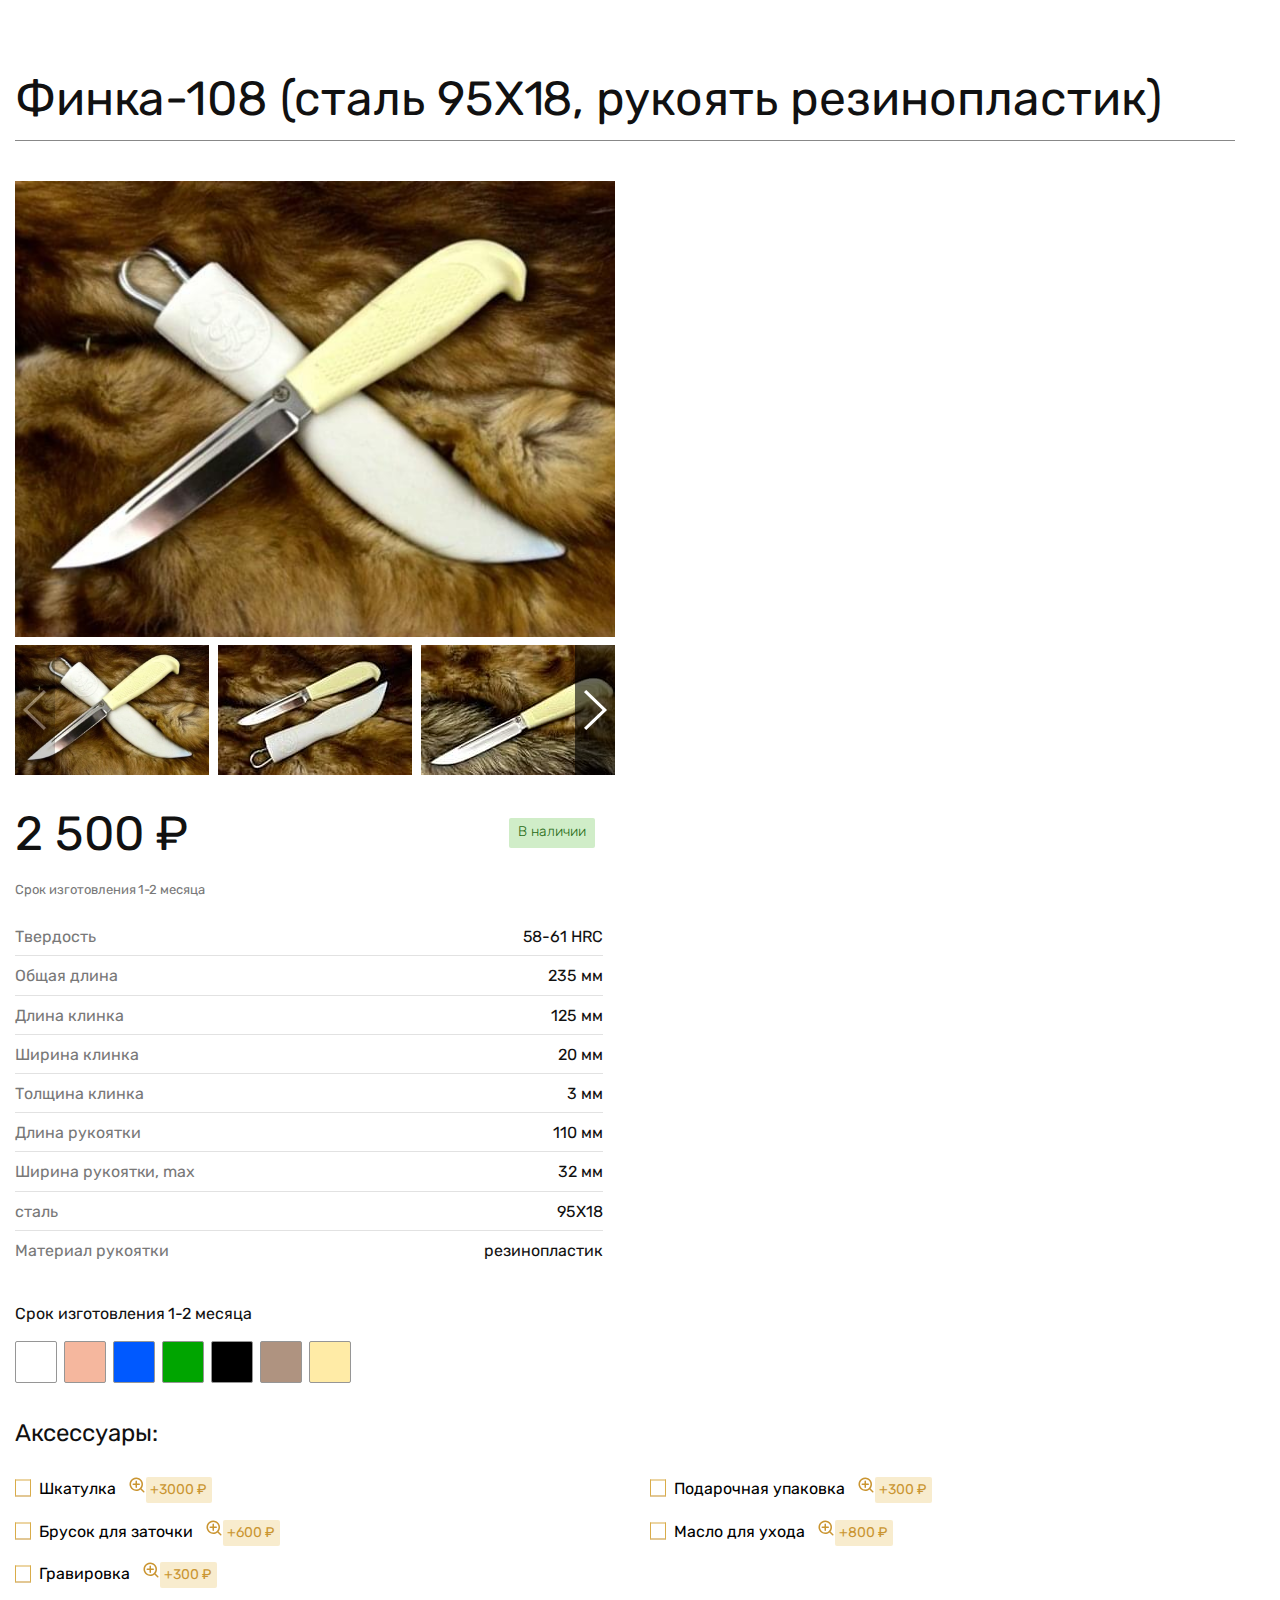
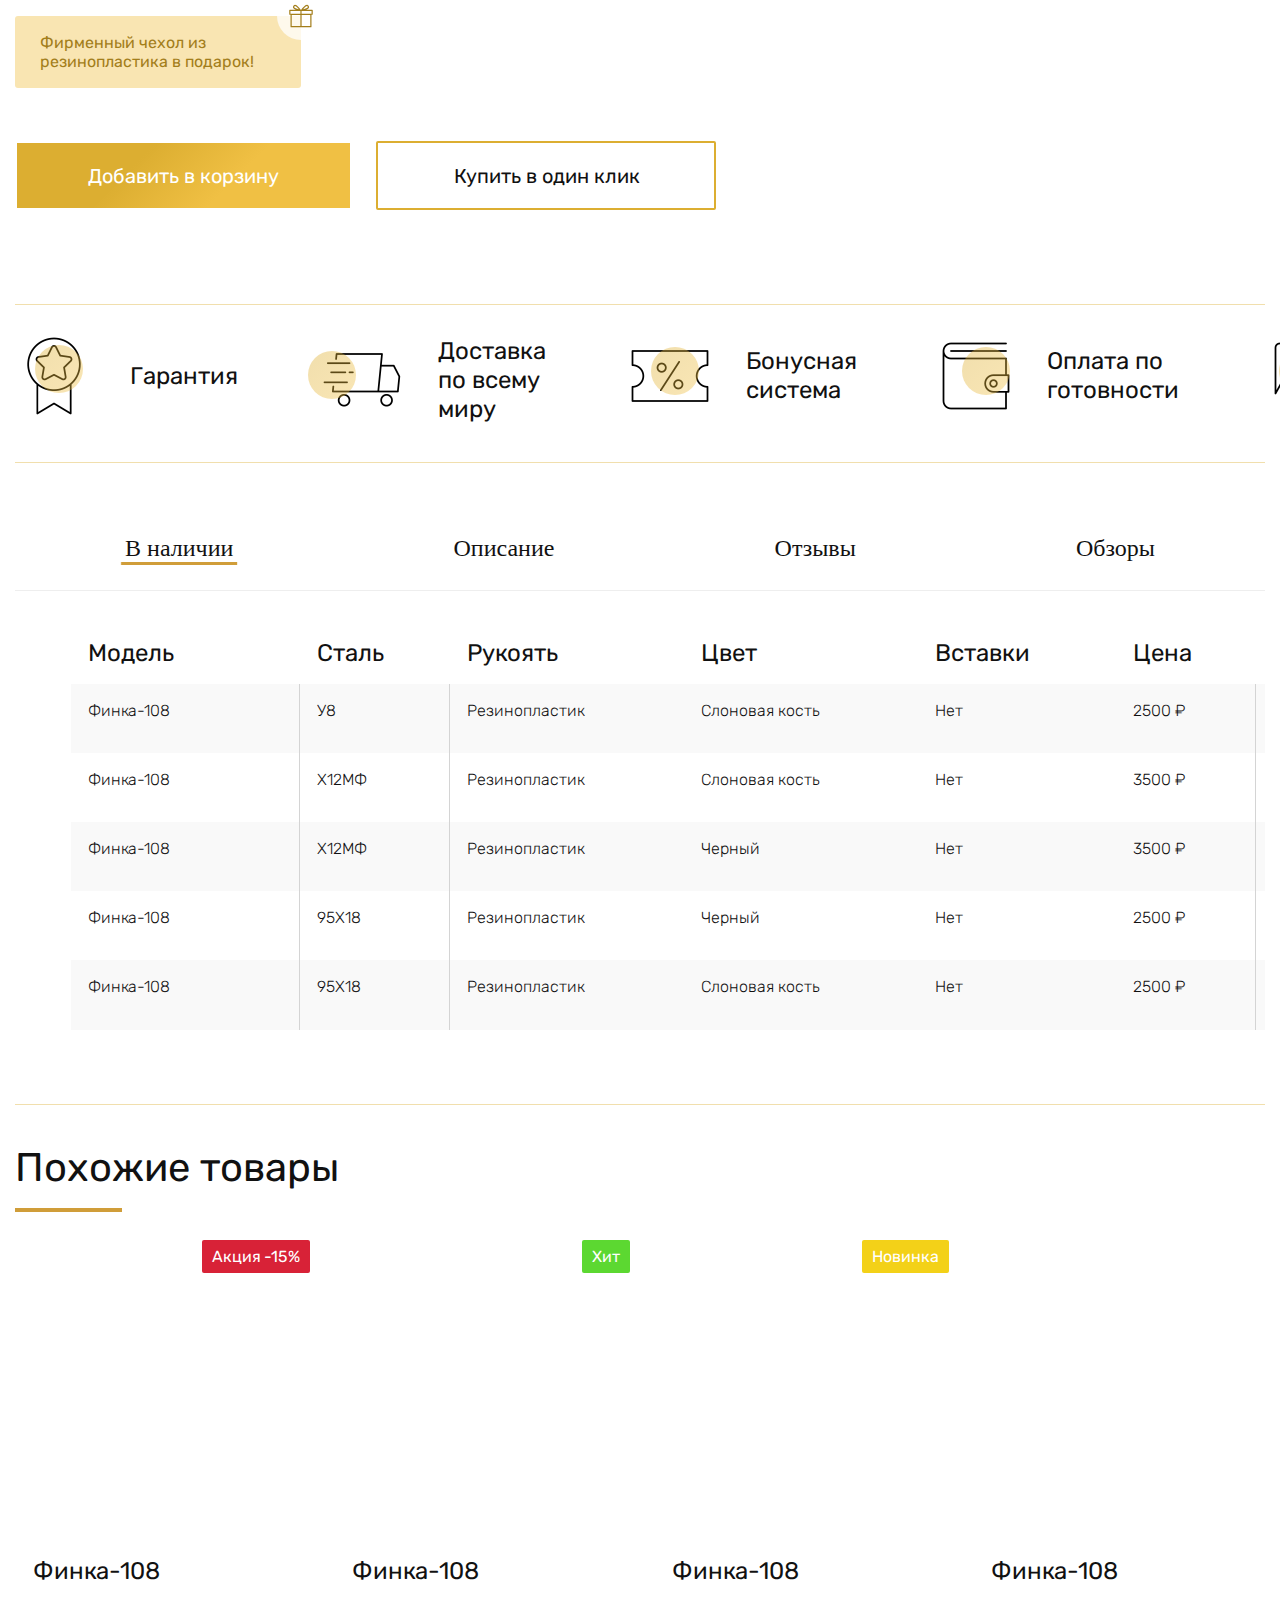
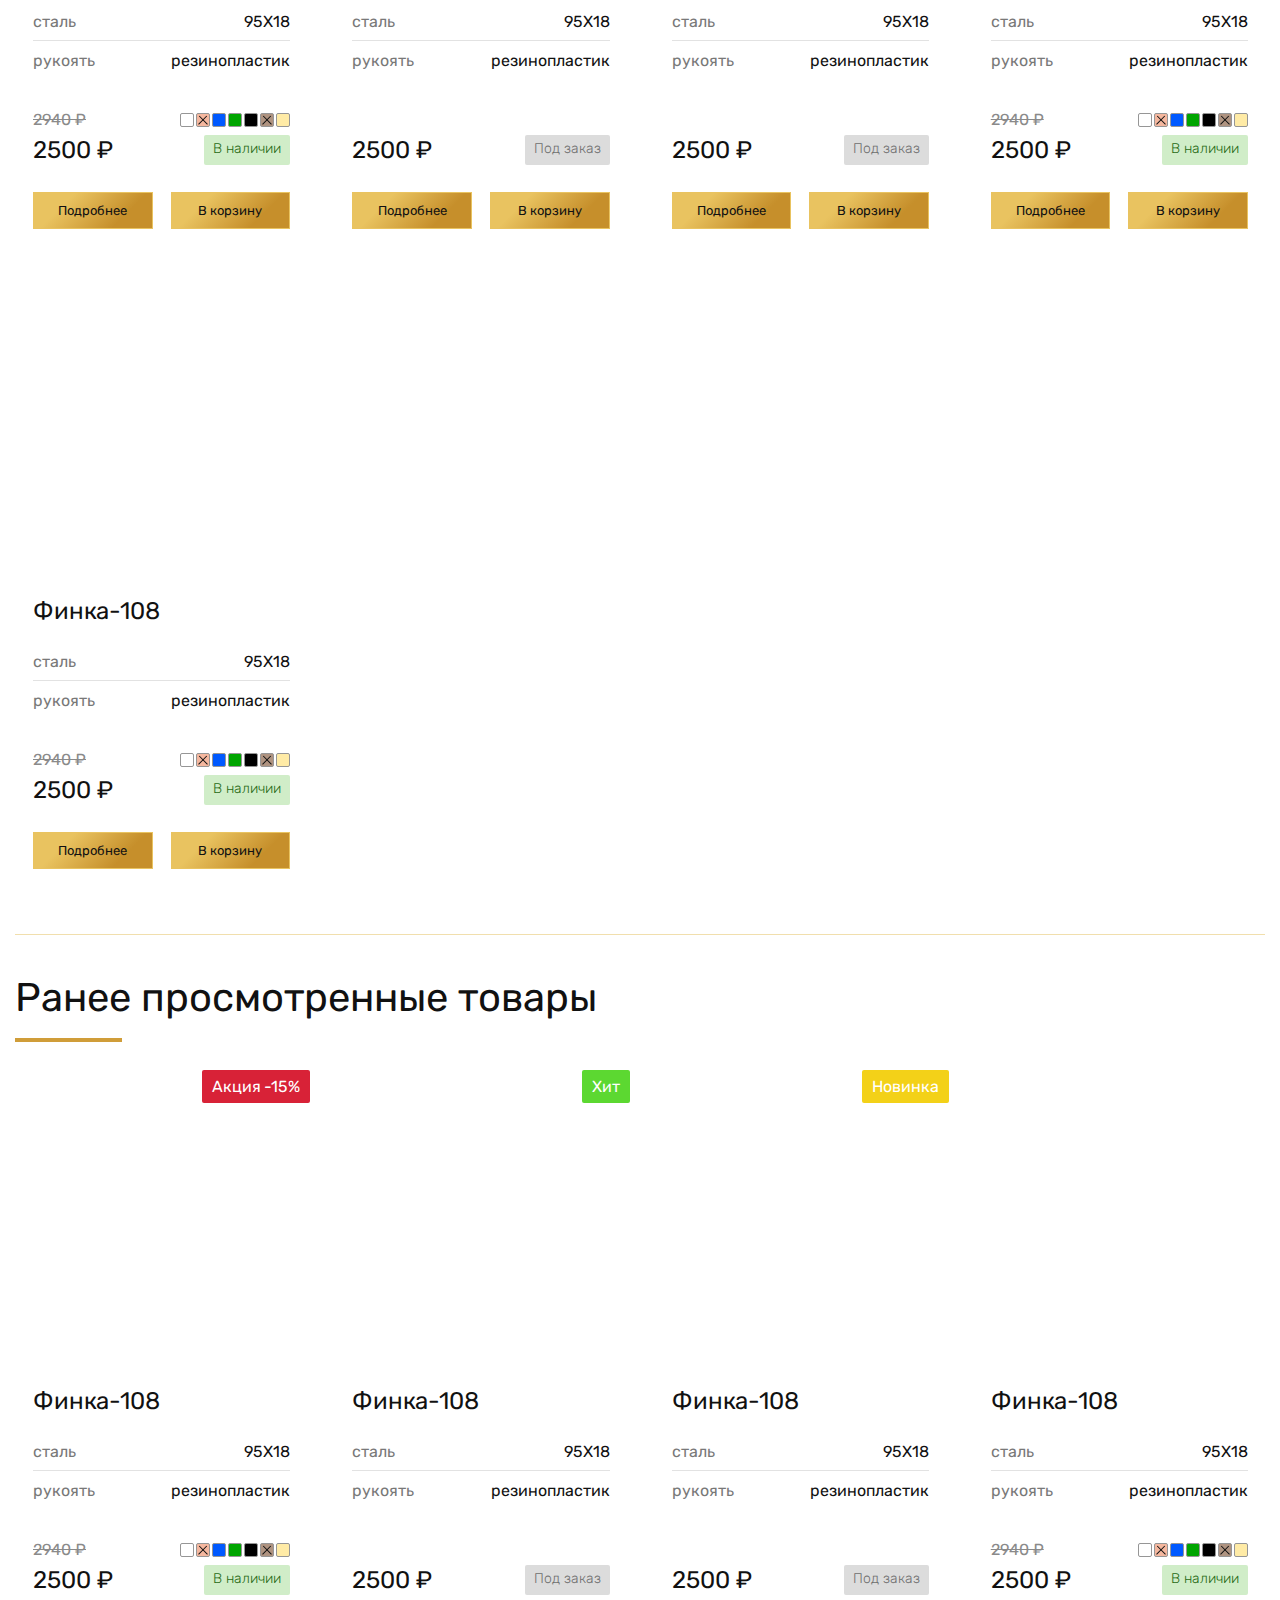
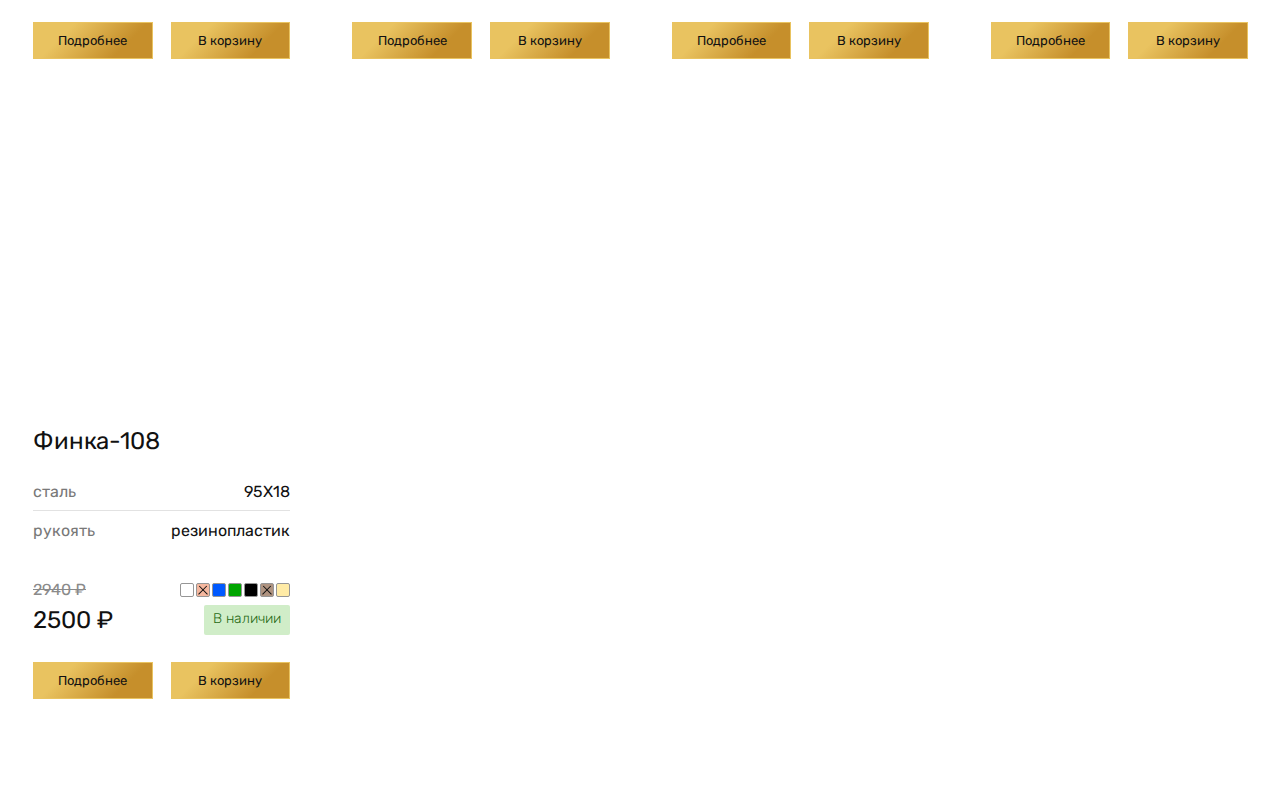
<file: catalog-prod.html>
<!DOCTYPE html><html lang="ru"><head><meta charset="UTF-8"><meta name="viewport" content="width=device-width,initial-scale=1"><link rel="shortcut icon" href="img/favicon.ico" type="image/x-icon"><meta http-equiv="X-UA-Compatible" content="ie=edge"><meta name="theme-color" content="#111111"><title>New site</title><link rel="stylesheet" href="css/vendor.css"><link rel="stylesheet" href="css/main.css"></head><body><div class="site-container"><main class="main main--catalog-prod"><div class="rs-17"><section class="catalog-prod"><div class="container catalog-prod__container"><h1 class="catalog-card__title">Финка-108 (сталь 95Х18, рукоять резинопластик)</h1><div class="catalog-prod__main-content"><div class="catalog-prod__wrap-swipers"><div class="swiper sw-prod"><div class="swiper-wrapper sw-prod__wrap"><div class="swiper-slide sw-prod__slide"><img class="sw-prod__img" src="img/prod_1.jpg" alt="Ламинат хит-продаж 4"></div><div class="swiper-slide sw-prod__slide"><img class="sw-prod__img" src="img/prod_2.jpg" alt="Ламинат хит-продаж 4"></div><div class="swiper-slide sw-prod__slide"><img class="sw-prod__img" src="img/prod_3.jpg" alt="Ламинат хит-продаж 4"></div><div class="swiper-slide sw-prod__slide"><img class="sw-prod__img" src="img/prod_3.jpg" alt="Ламинат хит-продаж 4"></div></div><div class="swiper-pagination sw-prod__pagination"></div></div><div class="sw-bottom-wrap"><div class="swiper sw-mini-prod"><div class="swiper-wrapper sw-mini-prod__wrap"><div class="swiper-slide sw-mini-prod__slide"><img class="sw-prod__img" src="img/prod_1.jpg" alt="Ламинат хит-продаж 4"></div><div class="swiper-slide sw-mini-prod__slide"><img class="sw-prod__img" src="img/prod_2.jpg" alt="Ламинат хит-продаж 4"></div><div class="swiper-slide sw-mini-prod__slide"><img class="sw-prod__img" src="img/prod_3.jpg" alt="Ламинат хит-продаж 4"></div><div class="swiper-slide sw-mini-prod__slide"><img class="sw-prod__img" src="img/prod_3.jpg" alt="Ламинат хит-продаж 4"></div></div><div class="sw-prod-btns"><div class="sw-prod-btns__next swiper-button-next"><svg><use xlink:href="./img/sprite.svg#arrowCatalogProdSlider"></use></svg></div><div class="sw-prod-btns__prev swiper-button-prev"><svg><use xlink:href="./img/sprite.svg#arrowCatalogProdSlider"></use></svg></div></div></div></div></div><div class="catalog-prod__right"><div class="catalog-prod__wrap-text"><div class="catalog-prod__text-main"><div class="catalog-prod__main-info"><div class="catalog-prod__price">2 500 ₽</div><div class="catalog-prod__available">В наличии</div></div><div class="catalog-prod__time">Срок изготовления 1-2 месяца</div><ul class="list-reset list-prop"><li class="list-prop__item"><span>Твердость</span> <span>58-61 HRC</span></li><li class="list-prop__item"><span>Общая длина</span> <span>235 мм</span></li><li class="list-prop__item"><span>Длина клинка</span> <span>125 мм</span></li><li class="list-prop__item"><span>Ширина клинка</span> <span>20 мм</span></li><li class="list-prop__item"><span>Толщина клинка</span> <span>3 мм</span></li><li class="list-prop__item"><span>Длина рукоятки</span> <span>110 мм</span></li><li class="list-prop__item"><span>Ширина рукоятки, max</span> <span>32 мм</span></li><li class="list-prop__item"><span>сталь</span> <span>95Х18</span></li><li class="list-prop__item"><span>Материал рукоятки</span> <span>резинопластик</span></li></ul><p class="catalog-prod__color">Срок изготовления 1-2 месяца</p><ul class="list-reset list-color"><li class="list-color__item" style="background-color: #fff"><button class="btn-reset list-color__btn"></button></li><li class="list-color__item" style="background-color: #f5b79e"><button class="btn-reset list-color__btn"></button></li><li class="list-color__item" style="background-color: #0059ff"><button class="btn-reset list-color__btn"></button></li><li class="list-color__item" style="background-color: #00a500"><button class="btn-reset list-color__btn"></button></li><li class="list-color__item" style="background-color: #000"><button class="btn-reset list-color__btn"></button></li><li class="list-color__item" style="background-color: #af9380"><button class="btn-reset list-color__btn"></button></li><li class="list-color__item" style="background-color: #ffeba6;"><button class="btn-reset list-color__btn"></button></li></ul></div><div class="catalog-prod__text-additionally"><h2 class="catalog-prod__subtitle">Аксессуары:</h2><ul class="list-reset accessories"><li class="accessories__elem"><label class="checkbox"><input type="checkbox" class="checkbox__field"> <span class="checkbox__content">Шкатулка</span></label> <button class="btn-reset accessories__btn-tooltip"><svg class="accessories__magnifier"><use xlink:href="./img/sprite.svg#magnifier"></use></svg></button><div class="accessories__tooltip"><img src="./img/accessories_1.jpg" alt="Аксессуар"><h4 class="accessories__tooltip-title">Шкатулка из дерева для ножей</h4><button class="btn-reset accessories__tooltip-btn-close"></button></div><span class="accessories__price">+3000 ₽</span></li><li class="accessories__elem"><label class="checkbox"><input type="checkbox" class="checkbox__field"> <span class="checkbox__content">Подарочная упаковка</span></label> <button class="btn-reset accessories__btn-tooltip"><svg class="accessories__magnifier"><use xlink:href="./img/sprite.svg#magnifier"></use></svg></button><div class="accessories__tooltip"><img src="./img/accessories_1.jpg" alt="Аксессуар"><h4 class="accessories__tooltip-title">Шкатулка из дерева для ножей</h4><button class="btn-reset accessories__tooltip-btn-close"></button></div><span class="accessories__price">+300 ₽</span></li><li class="accessories__elem"><label class="checkbox"><input type="checkbox" class="checkbox__field"> <span class="checkbox__content">Брусок для заточки</span></label> <button class="btn-reset accessories__btn-tooltip"><svg class="accessories__magnifier"><use xlink:href="./img/sprite.svg#magnifier"></use></svg></button><div class="accessories__tooltip"><img src="./img/accessories_1.jpg" alt="Аксессуар"><h4 class="accessories__tooltip-title">Шкатулка из дерева для ножей</h4><button class="btn-reset accessories__tooltip-btn-close"></button></div><span class="accessories__price">+600 ₽</span></li><li class="accessories__elem"><label class="checkbox"><input type="checkbox" class="checkbox__field"> <span class="checkbox__content">Масло для ухода</span></label> <button class="btn-reset accessories__btn-tooltip"><svg class="accessories__magnifier"><use xlink:href="./img/sprite.svg#magnifier"></use></svg></button><div class="accessories__tooltip"><img src="./img/accessories_1.jpg" alt="Аксессуар"><h4 class="accessories__tooltip-title">Шкатулка из дерева для ножей</h4><button class="btn-reset accessories__tooltip-btn-close"></button></div><span class="accessories__price">+800 ₽</span></li><li class="accessories__elem"><label class="checkbox"><input type="checkbox" class="checkbox__field"> <span class="checkbox__content">Гравировка</span></label> <button class="btn-reset accessories__btn-tooltip"><svg class="accessories__magnifier"><use xlink:href="./img/sprite.svg#magnifier"></use></svg></button><div class="accessories__tooltip"><img src="./img/accessories_1.jpg" alt="Аксессуар"><h4 class="accessories__tooltip-title">Шкатулка из дерева для ножей</h4><button class="btn-reset accessories__tooltip-btn-close"></button></div><span class="accessories__price">+300 ₽</span></li></ul><div class="catalog-prod__gift"><div class="catalog-prod__gift-wrap open"><p class="catalog-prod__gift-text glimmer">Фирменный чехол из резинопластика в подарок!</p></div><button class="btn-reset catalog-prod__wrap-svg"><svg><use xlink:href="./img/sprite.svg#gift"></use></svg></button><div class="accessories__tooltip"><img src="./img/accessories_1.jpg" alt="Аксессуар"><h4 class="accessories__tooltip-title">Шкатулка из дерева для ножей</h4><button class="btn-reset accessories__tooltip-btn-close"></button></div></div></div></div><div class="catalog-prod__btns"><button class="btn-reset catalog-prod__btn">Добавить в корзину</button> <a href="#" class="btn-reset catalog-prod__btn">Купить в один клик</a></div></div></div></div></section></div><div class="rs-17"><section class="advantages"><div class="container advantages__container"><ul class="list-reset advantages__list"><li class="advantages__advantage"><a href=""><div class="advantages__wrap-svg"><svg><use xlink:href="./img/sprite.svg#advantage-1"></use></svg><div class="advantages__decor-circle"></div></div><span class="advantages__text">Гарантия</span></a></li><li class="advantages__advantage"><a href=""><div class="advantages__wrap-svg"><svg><use xlink:href="./img/sprite.svg#advantage-2"></use></svg><div class="advantages__decor-circle"></div></div><span class="advantages__text">Доставка по всему миру</span></a></li><li class="advantages__advantage"><a href=""><div class="advantages__wrap-svg"><svg><use xlink:href="./img/sprite.svg#advantage-3"></use></svg><div class="advantages__decor-circle"></div></div><span class="advantages__text">Бонусная система</span></a></li><li class="advantages__advantage"><a href=""><div class="advantages__wrap-svg"><svg><use xlink:href="./img/sprite.svg#advantage-4"></use></svg><div class="advantages__decor-circle"></div></div><span class="advantages__text">Оплата по готовности</span></a></li><li class="advantages__advantage"><a href=""><div class="advantages__wrap-svg"><svg><use xlink:href="./img/sprite.svg#advantage-5"></use></svg><div class="advantages__decor-circle"></div></div><span class="advantages__text">Реальные отзывы</span></a></li></ul></div></section></div><div class="rs-17"><section class="about-prod"><div class="container about-prod__container"><div class="about-prod__wrap-tabs"><ul class="list-reset tabs-prod"><li class="tabs-prod__item"><button class="btn-reset tabs-prod__btn active" data-tabs-prod>В наличии</button></li><li class="tabs-prod__item"><button class="btn-reset tabs-prod__btn" data-tabs-prod>Описание</button></li><li class="tabs-prod__item"><button class="btn-reset tabs-prod__btn" data-tabs-prod>Отзывы</button></li><li class="tabs-prod__item"><button class="btn-reset tabs-prod__btn" data-tabs-prod>Обзоры</button></li></ul></div><div class="about-prod__main-content"><div class="about-prod__availability active" data-content-prod><div class="table-prod"><ul class="list-reset table-prod__header"><li class="table-prod__header-item">Модель</li><li class="table-prod__header-item">Сталь</li><li class="table-prod__header-item">Рукоять</li><li class="table-prod__header-item">Цвет</li><li class="table-prod__header-item">Вставки</li><li class="table-prod__header-item">Цена</li></ul><ul class="list-reset table-prod__body"><li class="table-prod__row"><ul class="list-reset table-prod__columns"><li class="table-prod__column">Финка-108</li><li class="table-prod__column">У8</li><li class="table-prod__column">Резинопластик</li><li class="table-prod__column">Слоновая кость</li><li class="table-prod__column">Нет</li><li class="table-prod__column">2500 ₽</li><li class="table-prod__column"><button class="btn-reset table-prod__btn">Добавить в корзину</button></li></ul></li><li class="table-prod__row"><ul class="list-reset table-prod__columns"><li class="table-prod__column">Финка-108</li><li class="table-prod__column">Х12МФ</li><li class="table-prod__column">Резинопластик</li><li class="table-prod__column">Слоновая кость</li><li class="table-prod__column">Нет</li><li class="table-prod__column">3500 ₽</li><li class="table-prod__column"><button class="btn-reset table-prod__btn">Добавить в корзину</button></li></ul></li><li class="table-prod__row"><ul class="list-reset table-prod__columns"><li class="table-prod__column">Финка-108</li><li class="table-prod__column">Х12МФ</li><li class="table-prod__column">Резинопластик</li><li class="table-prod__column">Черный</li><li class="table-prod__column">Нет</li><li class="table-prod__column">3500 ₽</li><li class="table-prod__column"><button class="btn-reset table-prod__btn">Добавить в корзину</button></li></ul></li><li class="table-prod__row"><ul class="list-reset table-prod__columns"><li class="table-prod__column">Финка-108</li><li class="table-prod__column">95Х18</li><li class="table-prod__column">Резинопластик</li><li class="table-prod__column">Черный</li><li class="table-prod__column">Нет</li><li class="table-prod__column">2500 ₽</li><li class="table-prod__column"><button class="btn-reset table-prod__btn">Добавить в корзину</button></li></ul></li><li class="table-prod__row"><ul class="list-reset table-prod__columns"><li class="table-prod__column">Финка-108</li><li class="table-prod__column">95Х18</li><li class="table-prod__column">Резинопластик</li><li class="table-prod__column">Слоновая кость</li><li class="table-prod__column">Нет</li><li class="table-prod__column">2500 ₽</li><li class="table-prod__column"><button class="btn-reset table-prod__btn">Добавить в корзину</button></li></ul></li></ul></div></div><div class="about-prod__description" data-content-prod><p class="about-prod__description-desc">Далеко-далеко, за словесными горами в стране гласных и согласных живут рыбные тексты. Выйти точках пустился на берегу над которое мир там, напоивший толку если повстречался свой речью гор обеспечивает имеет сбить снова осталось меня! Проектах букв, ручеек бросил осталось то семь необходимыми заголовок?</p><p class="about-prod__description-desc">Далеко-далеко, за словесными горами в стране гласных и согласных живут рыбные тексты. Выйти точках пустился на берегу над которое мир там, напоивший толку если повстречался свой речью гор обеспечивает имеет сбить снова осталось меня! Проектах букв, ручеек бросил осталось то семь необходимыми заголовок?</p></div><div class="about-prod__reviews-text" data-content-prod></div><div class="about-prod__reviews-videos" data-content-prod><div class="aside-videos"><div class="aside-videos__video"><div class="aside-videos__video-iframe"><iframe src="https://www.youtube.com/embed/-a5r8cQAuvo" title="YouTube video player" allow="accelerometer; autoplay; clipboard-write; encrypted-media; gyroscope; picture-in-picture" allowfullscreen=""></iframe></div><h5 class="aside-videos__video-title">Новый подарочный нож "Кобра"</h5></div><div class="aside-videos__video"><div class="aside-videos__video-iframe"><iframe src="https://www.youtube.com/embed/-a5r8cQAuvo" title="YouTube video player" allow="accelerometer; autoplay; clipboard-write; encrypted-media; gyroscope; picture-in-picture" allowfullscreen=""></iframe></div><h5 class="aside-videos__video-title">Обзор финки-042. Русский булат</h5></div><div class="aside-videos__video"><div class="aside-videos__video-iframe"><iframe src="https://www.youtube.com/embed/-a5r8cQAuvo" title="YouTube video player" allow="accelerometer; autoplay; clipboard-write; encrypted-media; gyroscope; picture-in-picture" allowfullscreen=""></iframe></div><h5 class="aside-videos__video-title">Обзор финки-042. Русский булат</h5></div><div class="aside-videos__video"><div class="aside-videos__video-iframe"><iframe src="https://www.youtube.com/embed/-a5r8cQAuvo" title="YouTube video player" allow="accelerometer; autoplay; clipboard-write; encrypted-media; gyroscope; picture-in-picture" allowfullscreen=""></iframe></div><h5 class="aside-videos__video-title">Обзор финки-042. Русский булат</h5></div><div class="aside-videos__video"><div class="aside-videos__video-iframe"><iframe src="https://www.youtube.com/embed/-a5r8cQAuvo" title="YouTube video player" allow="accelerometer; autoplay; clipboard-write; encrypted-media; gyroscope; picture-in-picture" allowfullscreen=""></iframe></div><h5 class="aside-videos__video-title">Обзор финки-042. Русский булат</h5></div></div></div></div></div></section></div><div class="rs-17"><section class="similar-prod"><div class="container similar-prod__container"><h2 class="similar-prod__title-prod">Похожие товары</h2><div class="similar-prod__cards"><div class="catalog-card"><span class="catalog-card__marker catalog-card__marker--stock">Акция -15%</span> <button class="btn-reset catalog-card__wrap-img"><img src="./img/catalog_card_1.jpg" alt="Карточка товара"> <span class="catalog-card__decor-link">Быстрый просмотр</span></button><div class="catalog-card__text"><h3 class="catalog-card__title">Финка-108</h3><ul class="list-reset list-prop"><li class="list-prop__item"><span>сталь</span> <span>95Х18</span></li><li class="list-prop__item"><span>рукоять</span> <span>резинопластик</span></li></ul><div class="catalog-card__main-info"><div class="catalog-card__price"><span class="catalog-card__price-original">2940 ₽</span> <span class="catalog-card__price-discount">2500 ₽</span></div><div class="catalog-card__condition"><ul class="list-reset list-color"><li class="list-color__item" style="background-color: #fff"><button class="btn-reset list-color__btn"></button></li><li class="list-color__item list-color__item--cross" style="background-color: #f5b79e"><button class="btn-reset list-color__btn"></button></li><li class="list-color__item" style="background-color: #0059ff"><button class="btn-reset list-color__btn"></button></li><li class="list-color__item" style="background-color: #00a500"><button class="btn-reset list-color__btn"></button></li><li class="list-color__item" style="background-color: #000"><button class="btn-reset list-color__btn"></button></li><li class="list-color__item list-color__item--cross" style="background-color: #af9380"><button class="btn-reset list-color__btn"></button></li><li class="list-color__item" style="background-color: #ffeba6;"><button class="btn-reset list-color__btn"></button></li></ul><span>В наличии</span></div></div><div class="catalog-card__btns"><a href="#" class="catalog-card__btn">Подробнее</a> <button class="btn-reset catalog-card__btn">В корзину</button></div></div></div><div class="catalog-card"><span class="catalog-card__marker catalog-card__marker--hit">Хит</span> <button class="btn-reset catalog-card__wrap-img"><img src="./img/catalog_card_1.jpg" alt="Карточка товара"> <span class="catalog-card__decor-link">Быстрый просмотр</span></button><div class="catalog-card__text"><h3 class="catalog-card__title">Финка-108</h3><ul class="list-reset list-prop"><li class="list-prop__item"><span>сталь</span> <span>95Х18</span></li><li class="list-prop__item"><span>рукоять</span> <span>резинопластик</span></li></ul><div class="catalog-card__main-info"><div class="catalog-card__price"><span class="catalog-card__price-discount">2500 ₽</span></div><div class="catalog-card__condition availability"><span>Под заказ</span></div></div><div class="catalog-card__btns"><a href="#" class="catalog-card__btn">Подробнее</a> <button class="btn-reset catalog-card__btn">В корзину</button></div></div></div><div class="catalog-card"><span class="catalog-card__marker catalog-card__marker--new">Новинка</span> <button class="btn-reset catalog-card__wrap-img"><img src="./img/catalog_card_1.jpg" alt="Карточка товара"> <span class="catalog-card__decor-link">Быстрый просмотр</span></button><div class="catalog-card__text"><h3 class="catalog-card__title">Финка-108</h3><ul class="list-reset list-prop"><li class="list-prop__item"><span>сталь</span> <span>95Х18</span></li><li class="list-prop__item"><span>рукоять</span> <span>резинопластик</span></li></ul><div class="catalog-card__main-info"><div class="catalog-card__price"><span class="catalog-card__price-discount">2500 ₽</span></div><div class="catalog-card__condition availability"><span>Под заказ</span></div></div><div class="catalog-card__btns"><a href="#" class="catalog-card__btn">Подробнее</a> <button class="btn-reset catalog-card__btn">В корзину</button></div></div></div><div class="catalog-card"><button class="btn-reset catalog-card__wrap-img"><img src="./img/catalog_card_1.jpg" alt="Карточка товара"> <span class="catalog-card__decor-link">Быстрый просмотр</span></button><div class="catalog-card__text"><h3 class="catalog-card__title">Финка-108</h3><ul class="list-reset list-prop"><li class="list-prop__item"><span>сталь</span> <span>95Х18</span></li><li class="list-prop__item"><span>рукоять</span> <span>резинопластик</span></li></ul><div class="catalog-card__main-info"><div class="catalog-card__price"><span class="catalog-card__price-original">2940 ₽</span> <span class="catalog-card__price-discount">2500 ₽</span></div><div class="catalog-card__condition"><ul class="list-reset list-color"><li class="list-color__item" style="background-color: #fff"><button class="btn-reset list-color__btn"></button></li><li class="list-color__item list-color__item--cross" style="background-color: #f5b79e"><button class="btn-reset list-color__btn"></button></li><li class="list-color__item" style="background-color: #0059ff"><button class="btn-reset list-color__btn"></button></li><li class="list-color__item" style="background-color: #00a500"><button class="btn-reset list-color__btn"></button></li><li class="list-color__item" style="background-color: #000"><button class="btn-reset list-color__btn"></button></li><li class="list-color__item list-color__item--cross" style="background-color: #af9380"><button class="btn-reset list-color__btn"></button></li><li class="list-color__item" style="background-color: #ffeba6;"><button class="btn-reset list-color__btn"></button></li></ul><span>В наличии</span></div></div><div class="catalog-card__btns"><a href="#" class="catalog-card__btn">Подробнее</a> <button class="btn-reset catalog-card__btn">В корзину</button></div></div></div><div class="catalog-card"><button class="btn-reset catalog-card__wrap-img"><img src="./img/catalog_card_1.jpg" alt="Карточка товара"> <span class="catalog-card__decor-link">Быстрый просмотр</span></button><div class="catalog-card__text"><h3 class="catalog-card__title">Финка-108</h3><ul class="list-reset list-prop"><li class="list-prop__item"><span>сталь</span> <span>95Х18</span></li><li class="list-prop__item"><span>рукоять</span> <span>резинопластик</span></li></ul><div class="catalog-card__main-info"><div class="catalog-card__price"><span class="catalog-card__price-original">2940 ₽</span> <span class="catalog-card__price-discount">2500 ₽</span></div><div class="catalog-card__condition"><ul class="list-reset list-color"><li class="list-color__item" style="background-color: #fff"><button class="btn-reset list-color__btn"></button></li><li class="list-color__item list-color__item--cross" style="background-color: #f5b79e"><button class="btn-reset list-color__btn"></button></li><li class="list-color__item" style="background-color: #0059ff"><button class="btn-reset list-color__btn"></button></li><li class="list-color__item" style="background-color: #00a500"><button class="btn-reset list-color__btn"></button></li><li class="list-color__item" style="background-color: #000"><button class="btn-reset list-color__btn"></button></li><li class="list-color__item list-color__item--cross" style="background-color: #af9380"><button class="btn-reset list-color__btn"></button></li><li class="list-color__item" style="background-color: #ffeba6;"><button class="btn-reset list-color__btn"></button></li></ul><span>В наличии</span></div></div><div class="catalog-card__btns"><a href="#" class="catalog-card__btn">Подробнее</a> <button class="btn-reset catalog-card__btn">В корзину</button></div></div></div></div></div></section></div><div class="rs-17"><section class="view-prod"><div class="container view-prod__container"><h2 class="view-prod__title-prod">Ранее просмотренные товары</h2><div class="view-prod__cards"><div class="catalog-card"><span class="catalog-card__marker catalog-card__marker--stock">Акция -15%</span> <button class="btn-reset catalog-card__wrap-img"><img src="./img/catalog_card_1.jpg" alt="Карточка товара"> <span class="catalog-card__decor-link">Быстрый просмотр</span></button><div class="catalog-card__text"><h3 class="catalog-card__title">Финка-108</h3><ul class="list-reset list-prop"><li class="list-prop__item"><span>сталь</span> <span>95Х18</span></li><li class="list-prop__item"><span>рукоять</span> <span>резинопластик</span></li></ul><div class="catalog-card__main-info"><div class="catalog-card__price"><span class="catalog-card__price-original">2940 ₽</span> <span class="catalog-card__price-discount">2500 ₽</span></div><div class="catalog-card__condition"><ul class="list-reset list-color"><li class="list-color__item" style="background-color: #fff"><button class="btn-reset list-color__btn"></button></li><li class="list-color__item list-color__item--cross" style="background-color: #f5b79e"><button class="btn-reset list-color__btn"></button></li><li class="list-color__item" style="background-color: #0059ff"><button class="btn-reset list-color__btn"></button></li><li class="list-color__item" style="background-color: #00a500"><button class="btn-reset list-color__btn"></button></li><li class="list-color__item" style="background-color: #000"><button class="btn-reset list-color__btn"></button></li><li class="list-color__item list-color__item--cross" style="background-color: #af9380"><button class="btn-reset list-color__btn"></button></li><li class="list-color__item" style="background-color: #ffeba6;"><button class="btn-reset list-color__btn"></button></li></ul><span>В наличии</span></div></div><div class="catalog-card__btns"><a href="#" class="catalog-card__btn">Подробнее</a> <button class="btn-reset catalog-card__btn">В корзину</button></div></div></div><div class="catalog-card"><span class="catalog-card__marker catalog-card__marker--hit">Хит</span> <button class="btn-reset catalog-card__wrap-img"><img src="./img/catalog_card_1.jpg" alt="Карточка товара"> <span class="catalog-card__decor-link">Быстрый просмотр</span></button><div class="catalog-card__text"><h3 class="catalog-card__title">Финка-108</h3><ul class="list-reset list-prop"><li class="list-prop__item"><span>сталь</span> <span>95Х18</span></li><li class="list-prop__item"><span>рукоять</span> <span>резинопластик</span></li></ul><div class="catalog-card__main-info"><div class="catalog-card__price"><span class="catalog-card__price-discount">2500 ₽</span></div><div class="catalog-card__condition availability"><span>Под заказ</span></div></div><div class="catalog-card__btns"><a href="#" class="catalog-card__btn">Подробнее</a> <button class="btn-reset catalog-card__btn">В корзину</button></div></div></div><div class="catalog-card"><span class="catalog-card__marker catalog-card__marker--new">Новинка</span> <button class="btn-reset catalog-card__wrap-img"><img src="./img/catalog_card_1.jpg" alt="Карточка товара"> <span class="catalog-card__decor-link">Быстрый просмотр</span></button><div class="catalog-card__text"><h3 class="catalog-card__title">Финка-108</h3><ul class="list-reset list-prop"><li class="list-prop__item"><span>сталь</span> <span>95Х18</span></li><li class="list-prop__item"><span>рукоять</span> <span>резинопластик</span></li></ul><div class="catalog-card__main-info"><div class="catalog-card__price"><span class="catalog-card__price-discount">2500 ₽</span></div><div class="catalog-card__condition availability"><span>Под заказ</span></div></div><div class="catalog-card__btns"><a href="#" class="catalog-card__btn">Подробнее</a> <button class="btn-reset catalog-card__btn">В корзину</button></div></div></div><div class="catalog-card"><button class="btn-reset catalog-card__wrap-img"><img src="./img/catalog_card_1.jpg" alt="Карточка товара"> <span class="catalog-card__decor-link">Быстрый просмотр</span></button><div class="catalog-card__text"><h3 class="catalog-card__title">Финка-108</h3><ul class="list-reset list-prop"><li class="list-prop__item"><span>сталь</span> <span>95Х18</span></li><li class="list-prop__item"><span>рукоять</span> <span>резинопластик</span></li></ul><div class="catalog-card__main-info"><div class="catalog-card__price"><span class="catalog-card__price-original">2940 ₽</span> <span class="catalog-card__price-discount">2500 ₽</span></div><div class="catalog-card__condition"><ul class="list-reset list-color"><li class="list-color__item" style="background-color: #fff"><button class="btn-reset list-color__btn"></button></li><li class="list-color__item list-color__item--cross" style="background-color: #f5b79e"><button class="btn-reset list-color__btn"></button></li><li class="list-color__item" style="background-color: #0059ff"><button class="btn-reset list-color__btn"></button></li><li class="list-color__item" style="background-color: #00a500"><button class="btn-reset list-color__btn"></button></li><li class="list-color__item" style="background-color: #000"><button class="btn-reset list-color__btn"></button></li><li class="list-color__item list-color__item--cross" style="background-color: #af9380"><button class="btn-reset list-color__btn"></button></li><li class="list-color__item" style="background-color: #ffeba6;"><button class="btn-reset list-color__btn"></button></li></ul><span>В наличии</span></div></div><div class="catalog-card__btns"><a href="#" class="catalog-card__btn">Подробнее</a> <button class="btn-reset catalog-card__btn">В корзину</button></div></div></div><div class="catalog-card"><button class="btn-reset catalog-card__wrap-img"><img src="./img/catalog_card_1.jpg" alt="Карточка товара"> <span class="catalog-card__decor-link">Быстрый просмотр</span></button><div class="catalog-card__text"><h3 class="catalog-card__title">Финка-108</h3><ul class="list-reset list-prop"><li class="list-prop__item"><span>сталь</span> <span>95Х18</span></li><li class="list-prop__item"><span>рукоять</span> <span>резинопластик</span></li></ul><div class="catalog-card__main-info"><div class="catalog-card__price"><span class="catalog-card__price-original">2940 ₽</span> <span class="catalog-card__price-discount">2500 ₽</span></div><div class="catalog-card__condition"><ul class="list-reset list-color"><li class="list-color__item" style="background-color: #fff"><button class="btn-reset list-color__btn"></button></li><li class="list-color__item list-color__item--cross" style="background-color: #f5b79e"><button class="btn-reset list-color__btn"></button></li><li class="list-color__item" style="background-color: #0059ff"><button class="btn-reset list-color__btn"></button></li><li class="list-color__item" style="background-color: #00a500"><button class="btn-reset list-color__btn"></button></li><li class="list-color__item" style="background-color: #000"><button class="btn-reset list-color__btn"></button></li><li class="list-color__item list-color__item--cross" style="background-color: #af9380"><button class="btn-reset list-color__btn"></button></li><li class="list-color__item" style="background-color: #ffeba6;"><button class="btn-reset list-color__btn"></button></li></ul><span>В наличии</span></div></div><div class="catalog-card__btns"><a href="#" class="catalog-card__btn">Подробнее</a> <button class="btn-reset catalog-card__btn">В корзину</button></div></div></div></div></div></section></div></main></div><script src="js/vendor.js"></script><script src="js/main.js"></script></body></html>
</file>
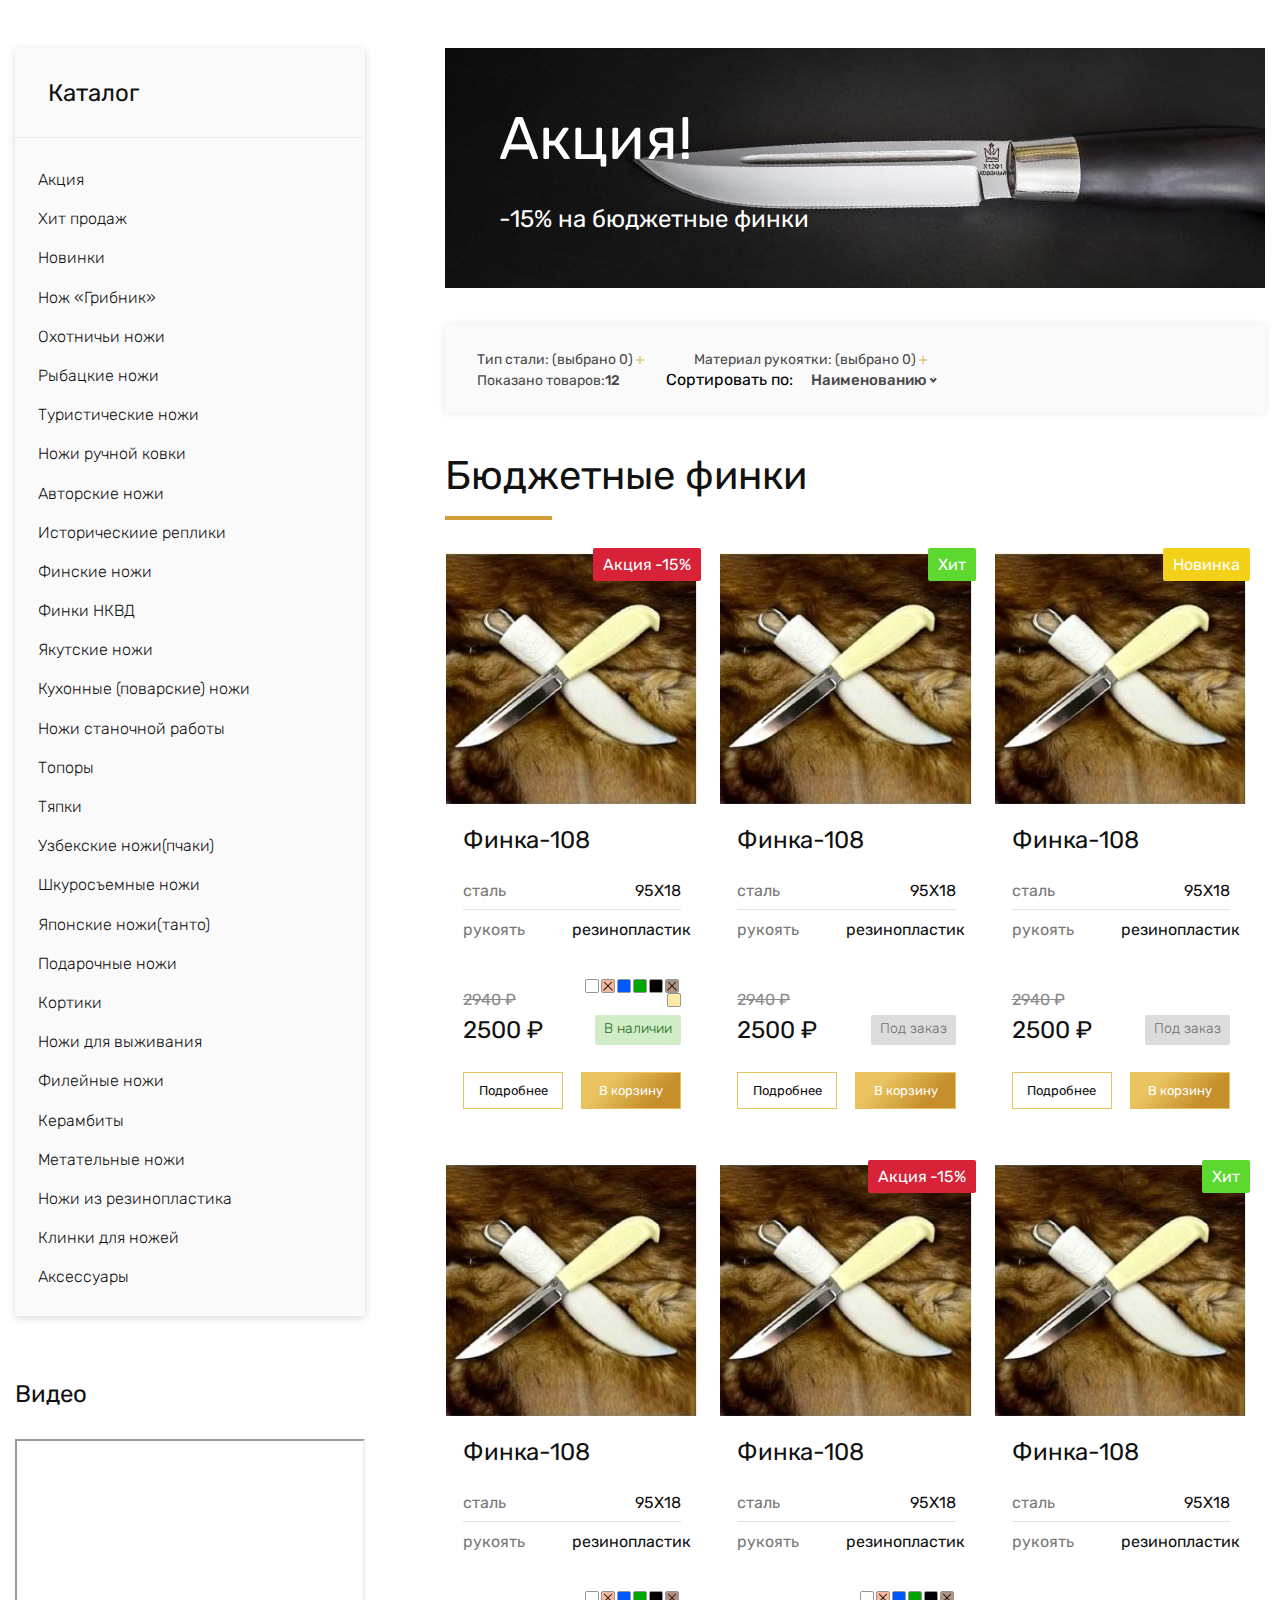
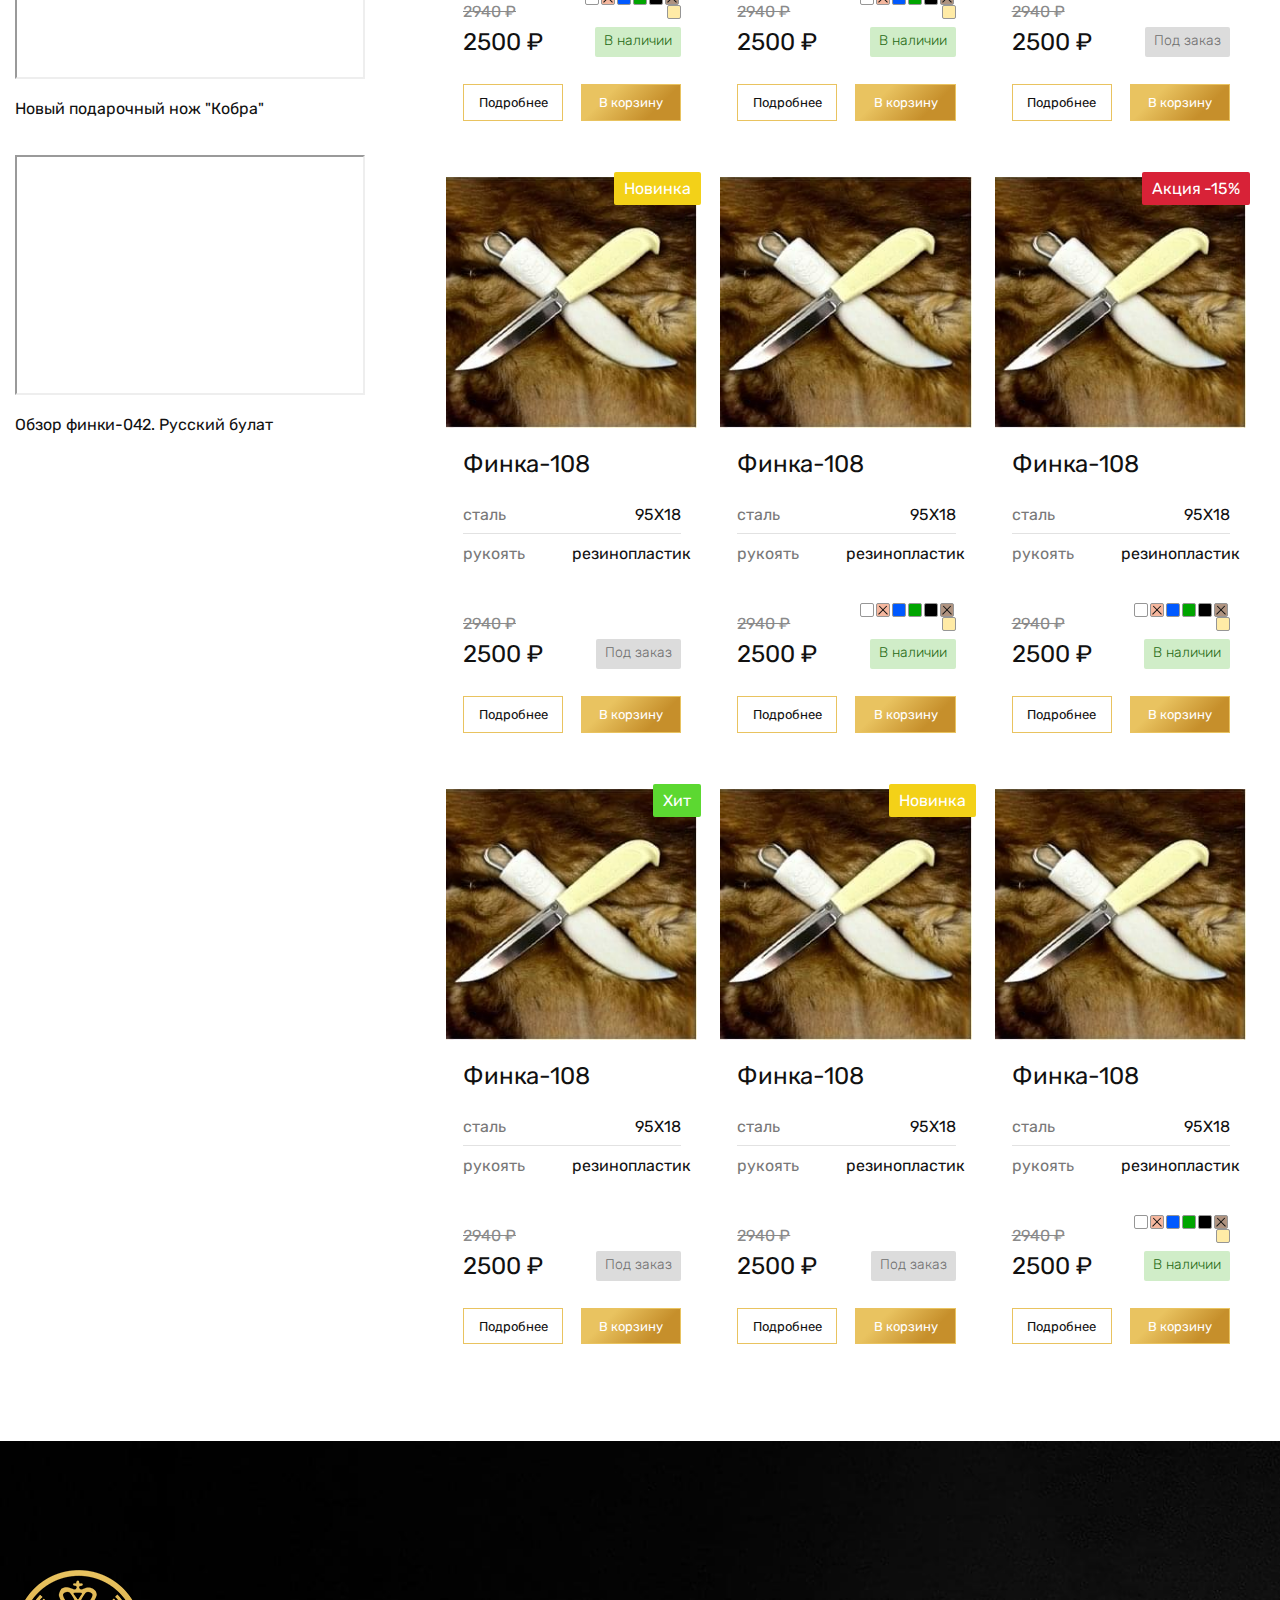
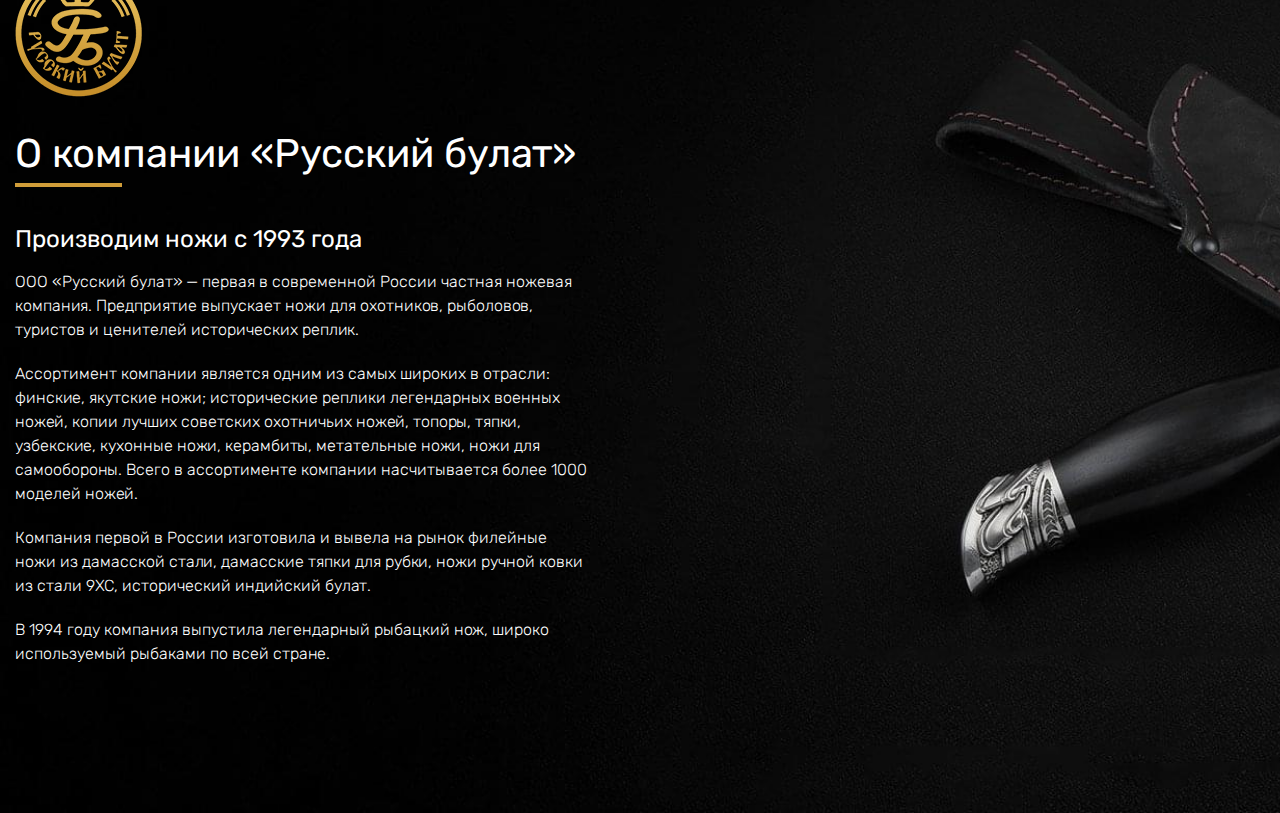
<file: catalog.html>
<!DOCTYPE html><html lang="ru"><head><meta charset="UTF-8"><meta name="viewport" content="width=device-width,initial-scale=1"><link rel="shortcut icon" href="img/favicon.ico" type="image/x-icon"><meta http-equiv="X-UA-Compatible" content="ie=edge"><meta name="theme-color" content="#111111"><title>New site</title><link rel="stylesheet" href="css/vendor.css"><link rel="stylesheet" href="css/main.css"></head><body><div class="site-container"><main class="main"><div class="rs-17"><section class="catalog"><div class="container catalog__container"><aside class="catalog__left"><div class="catalog-filter"><h1 class="catalog-filter__title">Каталог</h1><div class="catalog-filter__wrap"><button class="btn-reset catalog-filter__btn-close"></button><div class="catalog-filter__wrap-list-filter"><ul class="list-reset catalog-filter__list"><li class="catalog-filter__item"><a href="#" class="catalog-filter__link">Акция</a></li><li class="catalog-filter__item"><a href="#" class="catalog-filter__link">Хит продаж</a></li><li class="catalog-filter__item"><a href="#" class="catalog-filter__link">Новинки</a></li><li class="catalog-filter__item"><a href="#" class="catalog-filter__link">Нож «Грибник»</a></li><li class="catalog-filter__item"><a href="#" class="catalog-filter__link">Охотничьи ножи</a></li><li class="catalog-filter__item"><a href="#" class="catalog-filter__link">Рыбацкие ножи</a></li><li class="catalog-filter__item"><a href="#" class="catalog-filter__link">Туристические ножи</a></li><li class="catalog-filter__item"><a href="#" class="catalog-filter__link">Ножи ручной ковки</a></li><li class="catalog-filter__item"><a href="#" class="catalog-filter__link">Авторские ножи</a></li><li class="catalog-filter__item"><a href="#" class="catalog-filter__link">Историческиие реплики</a></li><li class="catalog-filter__item"><button class="btn-reset catalog-filter__link catalog-filter--menu-btn">Финские ножи</button><ul class="list-reset catalog-filter__list catalog-filter--menu-dropdown"><li class="catalog-filter__item"><a href="#" class="catalog-filter__link">Бюджетные финки</a></li><li class="catalog-filter__item"><a href="#" class="catalog-filter__link">Классические финки</a></li><li class="catalog-filter__item"><a href="#" class="catalog-filter__link">Авторские финки</a></li></ul></li><li class="catalog-filter__item"><a href="#" class="catalog-filter__link">Финки НКВД</a></li><li class="catalog-filter__item"><a href="#" class="catalog-filter__link">Якутские ножи</a></li><li class="catalog-filter__item"><a href="#" class="catalog-filter__link">Кухонные (поварские) ножи</a></li><li class="catalog-filter__item"><a href="#" class="catalog-filter__link">Ножи станочной работы</a></li><li class="catalog-filter__item"><a href="#" class="catalog-filter__link">Топоры</a></li><li class="catalog-filter__item"><a href="#" class="catalog-filter__link">Тяпки</a></li><li class="catalog-filter__item"><a href="#" class="catalog-filter__link">Узбекские ножи(пчаки)</a></li><li class="catalog-filter__item"><a href="#" class="catalog-filter__link">Шкуросъемные ножи</a></li><li class="catalog-filter__item"><a href="#" class="catalog-filter__link">Японские ножи(танто)</a></li><li class="catalog-filter__item"><a href="#" class="catalog-filter__link">Подарочные ножи</a></li><li class="catalog-filter__item"><a href="#" class="catalog-filter__link">Кортики</a></li><li class="catalog-filter__item"><a href="#" class="catalog-filter__link">Ножи для выживания</a></li><li class="catalog-filter__item"><a href="#" class="catalog-filter__link">Филейные ножи</a></li><li class="catalog-filter__item"><a href="#" class="catalog-filter__link">Керамбиты</a></li><li class="catalog-filter__item"><a href="#" class="catalog-filter__link">Метательные ножи</a></li><li class="catalog-filter__item"><a href="#" class="catalog-filter__link">Ножи из резинопластика</a></li><li class="catalog-filter__item"><a href="#" class="catalog-filter__link">Клинки для ножей</a></li><li class="catalog-filter__item"><a href="#" class="catalog-filter__link">Аксессуары</a></li></ul></div></div></div><div class="aside-videos"><h4 class="aside-videos__title">Видео</h4><div class="aside-videos__main-content"><div class="aside-videos__video"><div class="aside-videos__video-iframe"><iframe src="https://www.youtube.com/embed/-a5r8cQAuvo" title="YouTube video player" allow="accelerometer; autoplay; clipboard-write; encrypted-media; gyroscope; picture-in-picture" allowfullscreen></iframe></div><h5 class="aside-videos__video-title">Новый подарочный нож "Кобра"</h5></div><div class="aside-videos__video"><div class="aside-videos__video-iframe"><iframe src="https://www.youtube.com/embed/-a5r8cQAuvo" title="YouTube video player" allow="accelerometer; autoplay; clipboard-write; encrypted-media; gyroscope; picture-in-picture" allowfullscreen></iframe></div><h5 class="aside-videos__video-title">Обзор финки-042. Русский булат</h5></div></div></div></aside><div class="catalog__right"><div class="swiper sw-catalog-banner"><div class="swiper-wrapper"><div class="swiper-slide"><div class="catalog-banner"><img src="./img/catalog_banner_1_mobile.jpg" alt=""><picture><source media="(max-width: 610px)" sizes="50vw" srcset="./img/catalog_banner_1_mobile.jpg 600w" type="image/jpeg"><img src="./img/catalog_banner_1.jpg" alt="Баннер"></picture><div class="catalog-banner__text"><h2 class="catalog-banner__title">Акция!</h2><p class="catalog-banner__desc">-15% на бюджетные финки</p></div></div></div><div class="swiper-slide"><div class="catalog-banner"><picture><source media="(max-width: 610px)" sizes="50vw" srcset="./img/catalog_banner_1_mobile.jpg 600w" type="image/jpeg"><img src="./img/catalog_banner_1.jpg" alt="Баннер"></picture><div class="catalog-banner__text"><h2 class="catalog-banner__title">Акция!</h2><p class="catalog-banner__desc">-15% на бюджетные финки</p></div></div></div></div></div><div class="filter-prod"><div class="filter-prod__wrap"><div class="filter-prod__left"><div class="filter-prod__dropdown"><button class="btn-reset filter-prod__btn" data-btn-dropdown>Тип стали: <span>(выбрано 0)</span></button><ul class="list-reset filter-prod__list" data-dropdown><li class="filter-prod__elem"><button class="btn-reset filter-prod--clear">Очистить все ×</button></li><li class="filter-prod__elem"><label class="checkbox"><input type="checkbox" class="checkbox__field"> <span class="checkbox__content">Береста</span></label></li><li class="filter-prod__elem"><label class="checkbox"><input type="checkbox" class="checkbox__field"> <span class="checkbox__content">Венге</span></label></li><li class="filter-prod__elem"><label class="checkbox"><input type="checkbox" class="checkbox__field"> <span class="checkbox__content">Черный граб</span></label></li><li class="filter-prod__elem"><label class="checkbox"><input type="checkbox" class="checkbox__field"> <span class="checkbox__content">Падук</span></label></li><li class="filter-prod__elem"><label class="checkbox"><input type="checkbox" class="checkbox__field"> <span class="checkbox__content">Орех</span></label></li></ul></div><div class="filter-prod__dropdown"><button class="btn-reset filter-prod__btn" data-btn-dropdown>Материал рукоятки: <span>(выбрано 0)</span></button><ul class="list-reset filter-prod__list" data-dropdown><li class="filter-prod__elem"><button class="btn-reset filter-prod--clear">Очистить все ×</button></li><li class="filter-prod__elem"><label class="checkbox"><input type="checkbox" class="checkbox__field"> <span class="checkbox__content">Береста</span></label></li><li class="filter-prod__elem"><label class="checkbox"><input type="checkbox" class="checkbox__field"> <span class="checkbox__content">Венге</span></label></li><li class="filter-prod__elem"><label class="checkbox"><input type="checkbox" class="checkbox__field"> <span class="checkbox__content">Черный граб</span></label></li><li class="filter-prod__elem"><label class="checkbox"><input type="checkbox" class="checkbox__field"> <span class="checkbox__content">Падук</span></label></li><li class="filter-prod__elem"><label class="checkbox"><input type="checkbox" class="checkbox__field"> <span class="checkbox__content">Орех</span></label></li></ul></div></div><div class="filter-prod__right"><span class="filter-prod__quantity">Показано товаров: <span>12</span></span><div class="filter-prod__wrap-select"><span>Сортировать по:</span><div><select name="catalogSelect" class="custom-select"><option data-diplay="Select" class="select__option" value="popularity" selected="selected">Наименованию</option><option class="select__option" value="1">По популярности</option><option class="select__option" value="2">Новинка</option><option class="select__option" value="3">Хит</option><option class="select__option" value="4">Акция</option></select></div></div><!-- <div class="filter-prod__dropdown">
              <button class="btn-reset">
                Сортировать по
                <input type="text" value="Наименованию" class="hidden" disabled>
                <svg>
                  <use xlink:href="./img/sprite.svg#arrowDown"></use>
                </svg>
              </button>
              <ul class="list-reset select">
                <li class="select__item">
                  <button class="btn-reset select__btn">По убыванию цены</button>
                </li>
                <li class="select__item">
                  <button class="btn-reset select__btn">По возрастанию цену</button>
                </li>
              </ul>
            </div> --></div></div></div><button class="btn-reset catalog__filter">Каталог <svg><use xlink:href="./img/sprite.svg#filter"></use></svg></button><h2 class="catalog__title-prod">Бюджетные финки</h2><div class="catalog__cards"><div class="catalog-card"><span class="catalog-card__marker catalog-card__marker--stock">Акция -15%</span> <button class="btn-reset catalog-card__wrap-img"><img src="./img/catalog_card_1.jpg" alt="Карточка товара"> <span class="catalog-card__decor-link">Быстрый просмотр</span></button><div class="catalog-card__text"><h3 class="catalog-card__title">Финка-108</h3><ul class="list-reset list-prop"><li class="list-prop__item"><span>сталь</span> <span>95Х18</span></li><li class="list-prop__item"><span>рукоять</span> <span>резинопластик</span></li></ul><div class="catalog-card__main-info"><div class="catalog-card__price"><span class="catalog-card__price-original">2940 ₽</span> <span class="catalog-card__price-discount">2500 ₽</span></div><div class="catalog-card__condition"><ul class="list-reset list-color"><li class="list-color__item" style="background-color: #fff"><button class="btn-reset list-color__btn"></button></li><li class="list-color__item list-color__item--cross" style="background-color: #f5b79e"><button class="btn-reset list-color__btn"></button></li><li class="list-color__item" style="background-color: #0059ff"><button class="btn-reset list-color__btn"></button></li><li class="list-color__item" style="background-color: #00a500"><button class="btn-reset list-color__btn"></button></li><li class="list-color__item" style="background-color: #000"><button class="btn-reset list-color__btn"></button></li><li class="list-color__item list-color__item--cross" style="background-color: #af9380"><button class="btn-reset list-color__btn"></button></li><li class="list-color__item" style="background-color: #ffeba6;"><button class="btn-reset list-color__btn"></button></li></ul><span>В наличии</span></div></div><div class="catalog-card__btns"><a href="./catalog-prod.html" class="catalog-card__btn">Подробнее</a> <button class="btn-reset catalog-card__btn">В корзину</button></div></div></div><div class="catalog-card"><span class="catalog-card__marker catalog-card__marker--hit">Хит</span> <button class="btn-reset catalog-card__wrap-img"><img src="./img/catalog_card_1.jpg" alt="Карточка товара"> <span class="catalog-card__decor-link">Быстрый просмотр</span></button><div class="catalog-card__text"><h3 class="catalog-card__title">Финка-108</h3><ul class="list-reset list-prop"><li class="list-prop__item"><span>сталь</span> <span>95Х18</span></li><li class="list-prop__item"><span>рукоять</span> <span>резинопластик</span></li></ul><div class="catalog-card__main-info"><div class="catalog-card__price"><span class="catalog-card__price-original">2940 ₽</span> <span class="catalog-card__price-discount">2500 ₽</span></div><div class="catalog-card__condition availability"><span>Под заказ</span></div></div><div class="catalog-card__btns"><a href="./catalog-prod.html" class="catalog-card__btn">Подробнее</a> <button class="btn-reset catalog-card__btn">В корзину</button></div></div></div><div class="catalog-card"><span class="catalog-card__marker catalog-card__marker--new">Новинка</span> <button class="btn-reset catalog-card__wrap-img"><img src="./img/catalog_card_1.jpg" alt="Карточка товара"> <span class="catalog-card__decor-link">Быстрый просмотр</span></button><div class="catalog-card__text"><h3 class="catalog-card__title">Финка-108</h3><ul class="list-reset list-prop"><li class="list-prop__item"><span>сталь</span> <span>95Х18</span></li><li class="list-prop__item"><span>рукоять</span> <span>резинопластик</span></li></ul><div class="catalog-card__main-info"><div class="catalog-card__price"><span class="catalog-card__price-original">2940 ₽</span> <span class="catalog-card__price-discount">2500 ₽</span></div><div class="catalog-card__condition availability"><span>Под заказ</span></div></div><div class="catalog-card__btns"><a href="./catalog-prod.html" class="catalog-card__btn">Подробнее</a> <button class="btn-reset catalog-card__btn">В корзину</button></div></div></div><div class="catalog-card"><button class="btn-reset catalog-card__wrap-img"><img src="./img/catalog_card_1.jpg" alt="Карточка товара"> <span class="catalog-card__decor-link">Быстрый просмотр</span></button><div class="catalog-card__text"><h3 class="catalog-card__title">Финка-108</h3><ul class="list-reset list-prop"><li class="list-prop__item"><span>сталь</span> <span>95Х18</span></li><li class="list-prop__item"><span>рукоять</span> <span>резинопластик</span></li></ul><div class="catalog-card__main-info"><div class="catalog-card__price"><span class="catalog-card__price-original">2940 ₽</span> <span class="catalog-card__price-discount">2500 ₽</span></div><div class="catalog-card__condition"><ul class="list-reset list-color"><li class="list-color__item" style="background-color: #fff"><button class="btn-reset list-color__btn"></button></li><li class="list-color__item list-color__item--cross" style="background-color: #f5b79e"><button class="btn-reset list-color__btn"></button></li><li class="list-color__item" style="background-color: #0059ff"><button class="btn-reset list-color__btn"></button></li><li class="list-color__item" style="background-color: #00a500"><button class="btn-reset list-color__btn"></button></li><li class="list-color__item" style="background-color: #000"><button class="btn-reset list-color__btn"></button></li><li class="list-color__item list-color__item--cross" style="background-color: #af9380"><button class="btn-reset list-color__btn"></button></li><li class="list-color__item" style="background-color: #ffeba6;"><button class="btn-reset list-color__btn"></button></li></ul><span>В наличии</span></div></div><div class="catalog-card__btns"><a href="./catalog-prod.html" class="catalog-card__btn">Подробнее</a> <button class="btn-reset catalog-card__btn">В корзину</button></div></div></div><div class="catalog-card"><span class="catalog-card__marker catalog-card__marker--stock">Акция -15%</span> <button class="btn-reset catalog-card__wrap-img"><img src="./img/catalog_card_1.jpg" alt="Карточка товара"> <span class="catalog-card__decor-link">Быстрый просмотр</span></button><div class="catalog-card__text"><h3 class="catalog-card__title">Финка-108</h3><ul class="list-reset list-prop"><li class="list-prop__item"><span>сталь</span> <span>95Х18</span></li><li class="list-prop__item"><span>рукоять</span> <span>резинопластик</span></li></ul><div class="catalog-card__main-info"><div class="catalog-card__price"><span class="catalog-card__price-original">2940 ₽</span> <span class="catalog-card__price-discount">2500 ₽</span></div><div class="catalog-card__condition"><ul class="list-reset list-color"><li class="list-color__item" style="background-color: #fff"><button class="btn-reset list-color__btn"></button></li><li class="list-color__item list-color__item--cross" style="background-color: #f5b79e"><button class="btn-reset list-color__btn"></button></li><li class="list-color__item" style="background-color: #0059ff"><button class="btn-reset list-color__btn"></button></li><li class="list-color__item" style="background-color: #00a500"><button class="btn-reset list-color__btn"></button></li><li class="list-color__item" style="background-color: #000"><button class="btn-reset list-color__btn"></button></li><li class="list-color__item list-color__item--cross" style="background-color: #af9380"><button class="btn-reset list-color__btn"></button></li><li class="list-color__item" style="background-color: #ffeba6;"><button class="btn-reset list-color__btn"></button></li></ul><span>В наличии</span></div></div><div class="catalog-card__btns"><a href="./catalog-prod.html" class="catalog-card__btn">Подробнее</a> <button class="btn-reset catalog-card__btn">В корзину</button></div></div></div><div class="catalog-card"><span class="catalog-card__marker catalog-card__marker--hit">Хит</span> <button class="btn-reset catalog-card__wrap-img"><img src="./img/catalog_card_1.jpg" alt="Карточка товара"> <span class="catalog-card__decor-link">Быстрый просмотр</span></button><div class="catalog-card__text"><h3 class="catalog-card__title">Финка-108</h3><ul class="list-reset list-prop"><li class="list-prop__item"><span>сталь</span> <span>95Х18</span></li><li class="list-prop__item"><span>рукоять</span> <span>резинопластик</span></li></ul><div class="catalog-card__main-info"><div class="catalog-card__price"><span class="catalog-card__price-original">2940 ₽</span> <span class="catalog-card__price-discount">2500 ₽</span></div><div class="catalog-card__condition availability"><span>Под заказ</span></div></div><div class="catalog-card__btns"><a href="./catalog-prod.html" class="catalog-card__btn">Подробнее</a> <button class="btn-reset catalog-card__btn">В корзину</button></div></div></div><div class="catalog-card"><span class="catalog-card__marker catalog-card__marker--new">Новинка</span> <button class="btn-reset catalog-card__wrap-img"><img src="./img/catalog_card_1.jpg" alt="Карточка товара"> <span class="catalog-card__decor-link">Быстрый просмотр</span></button><div class="catalog-card__text"><h3 class="catalog-card__title">Финка-108</h3><ul class="list-reset list-prop"><li class="list-prop__item"><span>сталь</span> <span>95Х18</span></li><li class="list-prop__item"><span>рукоять</span> <span>резинопластик</span></li></ul><div class="catalog-card__main-info"><div class="catalog-card__price"><span class="catalog-card__price-original">2940 ₽</span> <span class="catalog-card__price-discount">2500 ₽</span></div><div class="catalog-card__condition availability"><span>Под заказ</span></div></div><div class="catalog-card__btns"><a href="./catalog-prod.html" class="catalog-card__btn">Подробнее</a> <button class="btn-reset catalog-card__btn">В корзину</button></div></div></div><div class="catalog-card"><button class="btn-reset catalog-card__wrap-img"><img src="./img/catalog_card_1.jpg" alt="Карточка товара"> <span class="catalog-card__decor-link">Быстрый просмотр</span></button><div class="catalog-card__text"><h3 class="catalog-card__title">Финка-108</h3><ul class="list-reset list-prop"><li class="list-prop__item"><span>сталь</span> <span>95Х18</span></li><li class="list-prop__item"><span>рукоять</span> <span>резинопластик</span></li></ul><div class="catalog-card__main-info"><div class="catalog-card__price"><span class="catalog-card__price-original">2940 ₽</span> <span class="catalog-card__price-discount">2500 ₽</span></div><div class="catalog-card__condition"><ul class="list-reset list-color"><li class="list-color__item" style="background-color: #fff"><button class="btn-reset list-color__btn"></button></li><li class="list-color__item list-color__item--cross" style="background-color: #f5b79e"><button class="btn-reset list-color__btn"></button></li><li class="list-color__item" style="background-color: #0059ff"><button class="btn-reset list-color__btn"></button></li><li class="list-color__item" style="background-color: #00a500"><button class="btn-reset list-color__btn"></button></li><li class="list-color__item" style="background-color: #000"><button class="btn-reset list-color__btn"></button></li><li class="list-color__item list-color__item--cross" style="background-color: #af9380"><button class="btn-reset list-color__btn"></button></li><li class="list-color__item" style="background-color: #ffeba6;"><button class="btn-reset list-color__btn"></button></li></ul><span>В наличии</span></div></div><div class="catalog-card__btns"><a href="./catalog-prod.html" class="catalog-card__btn">Подробнее</a> <button class="btn-reset catalog-card__btn">В корзину</button></div></div></div><div class="catalog-card"><span class="catalog-card__marker catalog-card__marker--stock">Акция -15%</span> <button class="btn-reset catalog-card__wrap-img"><img src="./img/catalog_card_1.jpg" alt="Карточка товара"> <span class="catalog-card__decor-link">Быстрый просмотр</span></button><div class="catalog-card__text"><h3 class="catalog-card__title">Финка-108</h3><ul class="list-reset list-prop"><li class="list-prop__item"><span>сталь</span> <span>95Х18</span></li><li class="list-prop__item"><span>рукоять</span> <span>резинопластик</span></li></ul><div class="catalog-card__main-info"><div class="catalog-card__price"><span class="catalog-card__price-original">2940 ₽</span> <span class="catalog-card__price-discount">2500 ₽</span></div><div class="catalog-card__condition"><ul class="list-reset list-color"><li class="list-color__item" style="background-color: #fff"><button class="btn-reset list-color__btn"></button></li><li class="list-color__item list-color__item--cross" style="background-color: #f5b79e"><button class="btn-reset list-color__btn"></button></li><li class="list-color__item" style="background-color: #0059ff"><button class="btn-reset list-color__btn"></button></li><li class="list-color__item" style="background-color: #00a500"><button class="btn-reset list-color__btn"></button></li><li class="list-color__item" style="background-color: #000"><button class="btn-reset list-color__btn"></button></li><li class="list-color__item list-color__item--cross" style="background-color: #af9380"><button class="btn-reset list-color__btn"></button></li><li class="list-color__item" style="background-color: #ffeba6;"><button class="btn-reset list-color__btn"></button></li></ul><span>В наличии</span></div></div><div class="catalog-card__btns"><a href="./catalog-prod.html" class="catalog-card__btn">Подробнее</a> <button class="btn-reset catalog-card__btn">В корзину</button></div></div></div><div class="catalog-card"><span class="catalog-card__marker catalog-card__marker--hit">Хит</span> <button class="btn-reset catalog-card__wrap-img"><img src="./img/catalog_card_1.jpg" alt="Карточка товара"> <span class="catalog-card__decor-link">Быстрый просмотр</span></button><div class="catalog-card__text"><h3 class="catalog-card__title">Финка-108</h3><ul class="list-reset list-prop"><li class="list-prop__item"><span>сталь</span> <span>95Х18</span></li><li class="list-prop__item"><span>рукоять</span> <span>резинопластик</span></li></ul><div class="catalog-card__main-info"><div class="catalog-card__price"><span class="catalog-card__price-original">2940 ₽</span> <span class="catalog-card__price-discount">2500 ₽</span></div><div class="catalog-card__condition availability"><span>Под заказ</span></div></div><div class="catalog-card__btns"><a href="./catalog-prod.html" class="catalog-card__btn">Подробнее</a> <button class="btn-reset catalog-card__btn">В корзину</button></div></div></div><div class="catalog-card"><span class="catalog-card__marker catalog-card__marker--new">Новинка</span> <button class="btn-reset catalog-card__wrap-img"><img src="./img/catalog_card_1.jpg" alt="Карточка товара"> <span class="catalog-card__decor-link">Быстрый просмотр</span></button><div class="catalog-card__text"><h3 class="catalog-card__title">Финка-108</h3><ul class="list-reset list-prop"><li class="list-prop__item"><span>сталь</span> <span>95Х18</span></li><li class="list-prop__item"><span>рукоять</span> <span>резинопластик</span></li></ul><div class="catalog-card__main-info"><div class="catalog-card__price"><span class="catalog-card__price-original">2940 ₽</span> <span class="catalog-card__price-discount">2500 ₽</span></div><div class="catalog-card__condition availability"><span>Под заказ</span></div></div><div class="catalog-card__btns"><a href="./catalog-prod.html" class="catalog-card__btn">Подробнее</a> <button class="btn-reset catalog-card__btn">В корзину</button></div></div></div><div class="catalog-card"><button class="btn-reset catalog-card__wrap-img"><img src="./img/catalog_card_1.jpg" alt="Карточка товара"> <span class="catalog-card__decor-link">Быстрый просмотр</span></button><div class="catalog-card__text"><h3 class="catalog-card__title">Финка-108</h3><ul class="list-reset list-prop"><li class="list-prop__item"><span>сталь</span> <span>95Х18</span></li><li class="list-prop__item"><span>рукоять</span> <span>резинопластик</span></li></ul><div class="catalog-card__main-info"><div class="catalog-card__price"><span class="catalog-card__price-original">2940 ₽</span> <span class="catalog-card__price-discount">2500 ₽</span></div><div class="catalog-card__condition"><ul class="list-reset list-color"><li class="list-color__item" style="background-color: #fff"><button class="btn-reset list-color__btn"></button></li><li class="list-color__item list-color__item--cross" style="background-color: #f5b79e"><button class="btn-reset list-color__btn"></button></li><li class="list-color__item" style="background-color: #0059ff"><button class="btn-reset list-color__btn"></button></li><li class="list-color__item" style="background-color: #00a500"><button class="btn-reset list-color__btn"></button></li><li class="list-color__item" style="background-color: #000"><button class="btn-reset list-color__btn"></button></li><li class="list-color__item list-color__item--cross" style="background-color: #af9380"><button class="btn-reset list-color__btn"></button></li><li class="list-color__item" style="background-color: #ffeba6;"><button class="btn-reset list-color__btn"></button></li></ul><span>В наличии</span></div></div><div class="catalog-card__btns"><a href="./catalog-prod.html" class="catalog-card__btn">Подробнее</a> <button class="btn-reset catalog-card__btn">В корзину</button></div></div></div></div></div></div></section></div><div class="rs-17"><section class="about-us"><div class="about-us__container"><div class="container"><div class="about-us__text"><img src="./img/logo.png" alt=""><!-- <svg>
          <use xlink:href="./img/sprite.svg#logo"></use>
        </svg> --><h2 class="about-us__title">О компании «Русский булат»</h2><h3 class="about-us__subtitle">Производим ножи с 1993 года</h3><p class="about-us__desc">ООО «Русский булат» — первая в современной России частная ножевая компания. Предприятие выпускает ножи для охотников, рыболовов, туристов и ценителей исторических реплик.</p><p class="about-us__desc">Ассортимент компании является одним из самых широких в отрасли: финские, якутские ножи; исторические реплики легендарных военных ножей, копии лучших советских охотничьих ножей, топоры, тяпки, узбекские, кухонные ножи, керамбиты, метательные ножи, ножи для самообороны. Всего в ассортименте компании насчитывается более 1000 моделей ножей.</p><p class="about-us__desc">Компания первой в России изготовила и вывела на рынок филейные ножи из дамасской стали, дамасские тяпки для рубки, ножи ручной ковки из стали 9ХС, исторический индийский булат.</p><p class="about-us__desc">В 1994 году компания выпустила легендарный рыбацкий нож, широко используемый рыбаками по всей стране.</p></div></div></div></section></div></main><div class="overlay"></div></div><script src="js/vendor.js"></script><script src="js/main.js"></script></body></html>
</file>
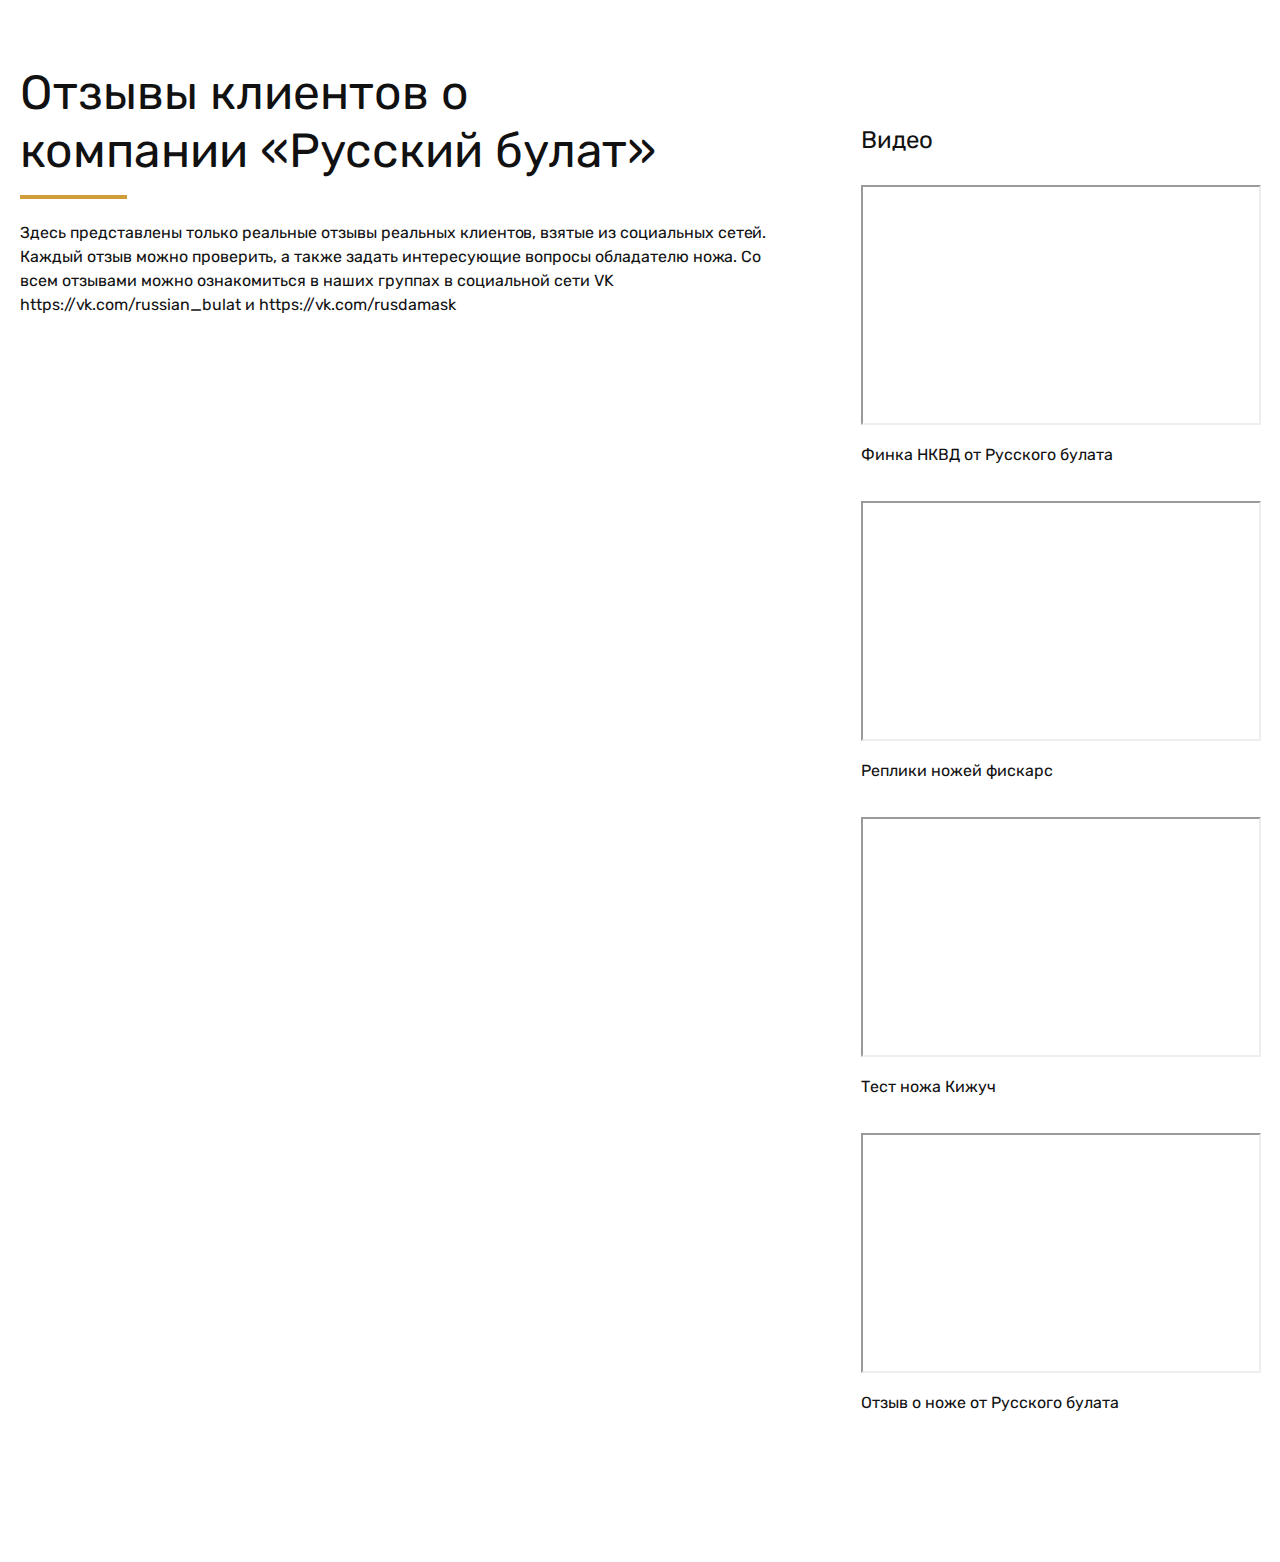
<file: reviews.html>
<!DOCTYPE html><html lang="ru"><head><meta charset="UTF-8"><meta name="viewport" content="width=device-width,initial-scale=1"><link rel="shortcut icon" href="img/favicon.ico" type="image/x-icon"><meta http-equiv="X-UA-Compatible" content="ie=edge"><meta name="theme-color" content="#111111"><title>New site</title><link rel="stylesheet" href="css/vendor.css"><link rel="stylesheet" href="css/main.css"></head><body><div class="site-container"><main class="main"><div class="rs-17"><section class="reviews"><div class="container reviews__container"><div class="reviews__left"><h1 class="reviews__title">Отзывы клиентов о компании «Русский булат»</h1><p class="reviews__desc">Здесь представлены только реальные отзывы реальных клиентов, взятые из социальных сетей. Каждый отзыв можно проверить, а также задать интересующие вопросы обладателю ножа. Со всем отзывами можно ознакомиться в наших группах в социальной сети VK <a href="https://vk.com/russian_bulat">https://vk.com/russian_bulat</a> и <a href="https://vk.com/rusdamask">https://vk.com/rusdamask</a></p><div class="reviews__widgets"></div></div><div class="reviews__right"><div class="reviews__aside-widgets"></div><div class="aside-videos"><h4 class="aside-videos__title">Видео</h4><div class="aside-videos__main-content"><div class="aside-videos__video"><div class="aside-videos__video-iframe"><iframe src="https://www.youtube.com/embed/-a5r8cQAuvo" title="YouTube video player" allow="accelerometer; autoplay; clipboard-write; encrypted-media; gyroscope; picture-in-picture" allowfullscreen></iframe></div><h5 class="aside-videos__video-title">Финка НКВД от Русского булата</h5></div><div class="aside-videos__video"><div class="aside-videos__video-iframe"><iframe src="https://www.youtube.com/embed/-a5r8cQAuvo" title="YouTube video player" allow="accelerometer; autoplay; clipboard-write; encrypted-media; gyroscope; picture-in-picture" allowfullscreen></iframe></div><h5 class="aside-videos__video-title">Реплики ножей фискарс</h5></div><div class="aside-videos__video"><div class="aside-videos__video-iframe"><iframe src="https://www.youtube.com/embed/-a5r8cQAuvo" title="YouTube video player" allow="accelerometer; autoplay; clipboard-write; encrypted-media; gyroscope; picture-in-picture" allowfullscreen></iframe></div><h5 class="aside-videos__video-title">Тест ножа Кижуч</h5></div><div class="aside-videos__video"><div class="aside-videos__video-iframe"><iframe src="https://www.youtube.com/embed/-a5r8cQAuvo" title="YouTube video player" allow="accelerometer; autoplay; clipboard-write; encrypted-media; gyroscope; picture-in-picture" allowfullscreen></iframe></div><h5 class="aside-videos__video-title">Отзыв о ноже от Русского булата</h5></div></div></div></div></div></section></div></main></div><script src="js/vendor.js"></script><script src="js/main.js"></script></body></html>
</file>
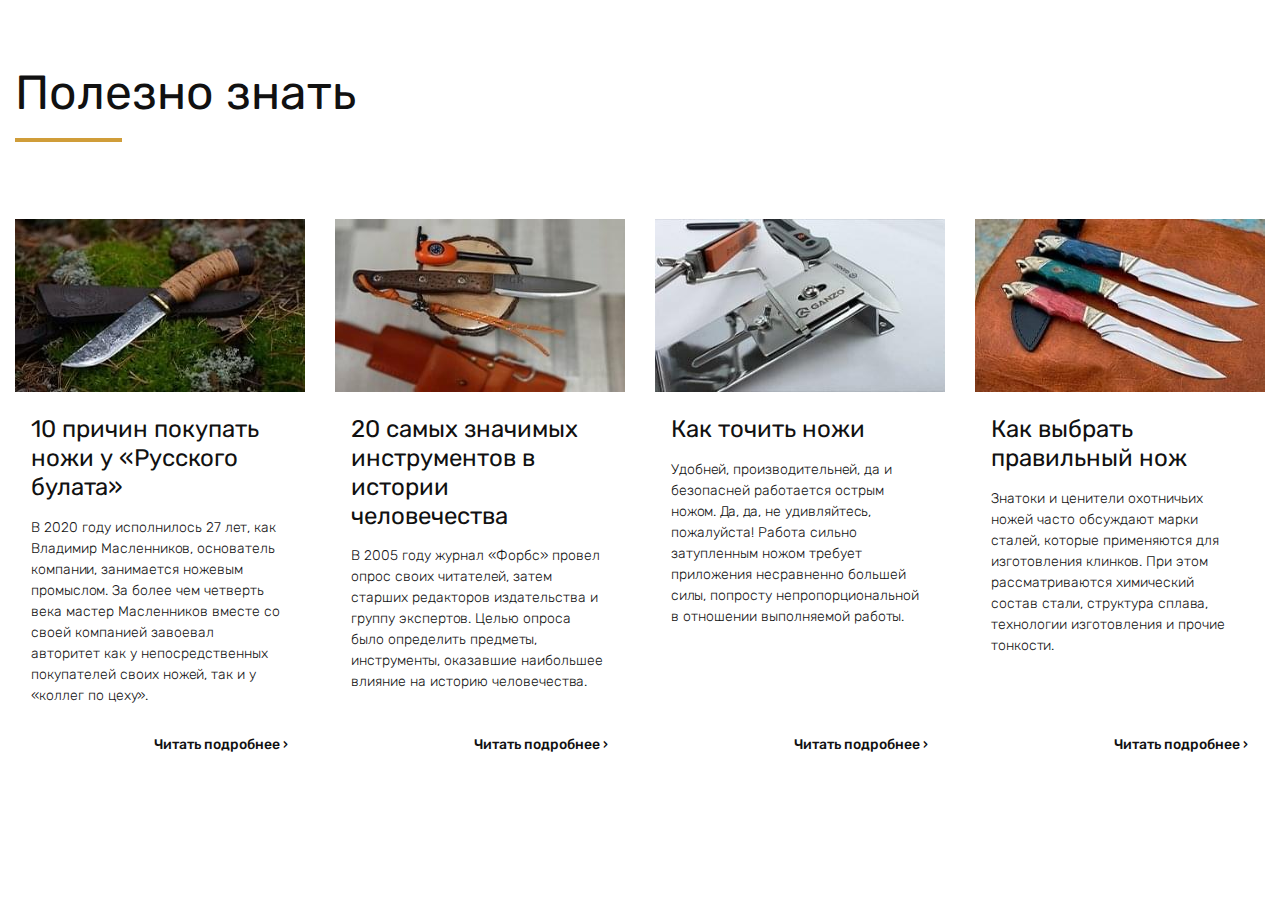
<file: useful.html>
<!DOCTYPE html><html lang="ru"><head><meta charset="UTF-8"><meta name="viewport" content="width=device-width,initial-scale=1"><link rel="shortcut icon" href="img/favicon.ico" type="image/x-icon"><meta http-equiv="X-UA-Compatible" content="ie=edge"><meta name="theme-color" content="#111111"><title>New site</title><link rel="stylesheet" href="css/vendor.css"><link rel="stylesheet" href="css/main.css"></head><body><div class="site-container"><main class="main"><div class="rs-17"><section class="useful"><div class="container useful__container"><h1 class="useful__title">Полезно знать</h1><div class="useful__cards"><div class="useful-card"><div class="useful-card__wrap-img"><img src="./img/useful_1.jpg" alt=""></div><div class="useful-card__text"><h2 class="useful-card__title">10 причин покупать ножи у «Русского булата»</h2><p class="useful-card__desc">В 2020 году исполнилось 27 лет, как Владимир Масленников, основатель компании, занимается ножевым промыслом. За более чем четверть века мастер Масленников вместе со своей компанией завоевал авторитет как у непосредственных покупателей своих ножей, так и у «коллег по цеху».</p></div><a href="" class="useful-card__link">Читать подробнее ›</a></div><div class="useful-card"><div class="useful-card__wrap-img"><img src="./img/useful_2.jpg" alt=""></div><div class="useful-card__text"><h2 class="useful-card__title">20 самых значимых инструментов в истории человечества</h2><p class="useful-card__desc">В 2005 году журнал «Форбс» провел опрос своих читателей, затем старших редакторов издательства и группу экспертов. Целью опроса было определить предметы, инструменты, оказавшие наибольшее влияние на историю человечества.</p></div><a href="" class="useful-card__link">Читать подробнее ›</a></div><div class="useful-card"><div class="useful-card__wrap-img"><img src="./img/useful_3.jpg" alt=""></div><div class="useful-card__text"><h2 class="useful-card__title">Как точить ножи</h2><p class="useful-card__desc">Удобней, производительней, да и безопасней работается острым ножом. Да, да, не удивляйтесь, пожалуйста! Работа сильно затупленным ножом требует приложения несравненно большей силы, попросту непропорциональной в отношении выполняемой работы.</p></div><a href="" class="useful-card__link">Читать подробнее ›</a></div><div class="useful-card"><div class="useful-card__wrap-img"><img src="./img/useful_4.jpg" alt=""></div><div class="useful-card__text"><h2 class="useful-card__title">Как выбрать правильный нож</h2><p class="useful-card__desc">Знатоки и ценители охотничьих ножей часто обсуждают марки сталей, которые применяются для изготовления клинков. При этом рассматриваются химический состав стали, структура сплава, технологии изготовления и прочие тонкости.</p></div><a href="" class="useful-card__link">Читать подробнее ›</a></div></div></div></section></div></main></div><script src="js/vendor.js"></script><script src="js/main.js"></script></body></html>
</file>
<file: css/main.css>
:root{--color-black:#000;--color-white:#fff;--color-cod-gray:#111;--color-cod-gray-60:#11111199;--color-cod-gray-50:#11111180;--color-gallery:#eee;--color-citrine:#f8ecce;--color-alabaster:#fafafa;--color-boulder:#787878;--color-gray:#8a8a8a;--color-dusty-gray:#969696;--color-dell:#256912;--color-tea-green:#d0edc8;--color-alizarin-crimson:#d82237;--color-atlantis:#5cd831;--color-ripe-lemon:#f3d118;--color-mercury:#e2e2e2;--color-dove-gray:#6e6e6e;--color-alto:#dcdcdc;--color-old-gold:#d09d39;--color-tundora:#494949;--color-di-serria:#d7ae5b;--color-brandy-punch:#ca9531;--color-equator-30:#e7c05d4d;--color-reef-gold:#a37e1b;--color-astra:#f9e5b2;--color-sweet-corn:#fade91;--color-sidecar:#f1dfad}.checked.checkbox__field+.checkbox__content::after{opacity:1;transition:opacity .3s ease-in-out}.checked.checkbox__field+.checkbox__content::before{background-image:linear-gradient(0deg,#c68f2b 0,#e9c360 100%);transition:opacity .3s ease-in-out}.checkbox__field:disabled+.checkbox__content{opacity:.4;pointer-events:none}@font-face{font-family:Rubik;src:url(../fonts/Rubik-Bold.woff2) format("woff2"),url(../fonts/Rubik-Bold.woff) format("woff"),url(../fonts/Rubik-Bold.ttf) format("truetype"),url(../fonts/Rubik-Bold.eot?#iefix) format("embedded-opentype");font-weight:700;font-display:swap;font-style:normal}@font-face{font-family:Rubik;src:url(../fonts/Rubik-Medium.woff2) format("woff2"),url(../fonts/Rubik-Medium.woff) format("woff"),url(../fonts/Rubik-Medium.ttf) format("truetype"),url(../fonts/Rubik-Medium.eot?#iefix) format("embedded-opentype");font-weight:500;font-display:swap;font-style:normal}@font-face{font-family:Rubik;src:url(../fonts/Rubik-Regular.woff2) format("woff2"),url(../fonts/Rubik-Regular.woff) format("woff"),url(../fonts/Rubik-Regular.ttf) format("truetype"),url(../fonts/Rubik-Regular.eot?#iefix) format("embedded-opentype");font-weight:400;font-display:swap;font-style:normal}@font-face{font-family:Rubik;src:url(../fonts/Rubik-Light.woff2) format("woff2"),url(../fonts/Rubik-Light.woff) format("woff"),url(../fonts/Rubik-Light.ttf) format("truetype"),url(../fonts/Rubik-Light.eot?#iefix) format("embedded-opentype");font-weight:300;font-display:swap;font-style:normal}html{box-sizing:border-box}*,::after,::before{box-sizing:inherit}body{margin:0;font-family:Rubik,sans-serif}img{max-width:100%}a{text-decoration:none}.site-container{overflow:hidden}.is-hidden{display:none!important}.btn-reset{border:none;padding:0;background:0 0;cursor:pointer}.list-reset{list-style:none;margin:0;padding:0}.container{margin:0 auto;padding:0 15px;max-width:1603px}.overlay{position:fixed;left:0;top:0;width:0;height:100%;z-index:99;background-color:var(--color-cod-gray-50)}.overlay.active{width:100%}.js-focus-visible :focus:not(.focus-visible){outline:0}.main--catalog-prod{padding:40px 0 29px}.glimmer{width:100%;z-index:0;position:relative}.glimmer:after{content:"";top:0;transform:translateX(100%);width:100%;height:100%;position:absolute;z-index:1;-webkit-animation:6s infinite slide;animation:6s infinite slide;background:linear-gradient(to right,rgba(255,255,255,0) 0,rgba(255,255,255,.8) 50%,rgba(128,186,232,0) 99%,rgba(125,185,232,0) 100%)}@-webkit-keyframes slide{0%{transform:translateX(-100%)}100%{transform:translateX(100%)}}@keyframes slide{0%{transform:translateX(-100%)}100%{transform:translateX(100%)}}.rs-17 .catalog{padding:48px 0 72px}.rs-17 .catalog .catalog__container{display:flex;width:100%}@media (max-width:1200px){.rs-17 .catalog .catalog__container{flex-direction:column-reverse}.rs-17 .catalog .aside-videos__main-content{display:flex;flex-wrap:wrap;margin:-20px 0 0 -20px}.rs-17 .catalog .aside-videos__title{margin-left:20px}}@media (max-width:1200px){.rs-17 .catalog .aside-videos__video{margin:20px 0 0 20px;width:calc(50% - 20px)}}@media (max-width:768px){.rs-17 .catalog .aside-videos__main-content{justify-content:center}.rs-17 .catalog .aside-videos__video{width:100%;max-width:450px}}.rs-17 .catalog .catalog__title-prod{display:inline-block;margin:0 0 52px;position:relative;font-size:40px;line-height:1.2;font-weight:400;color:var(--color-cod-gray)}.rs-17 .catalog .catalog__title-prod::before{content:"";position:absolute;left:0;bottom:-20px;width:107px;height:4px;background-color:var(--color-old-gold)}.rs-17 .catalog .catalog__left{width:350px;margin-right:80px}@media (max-width:1200px){.rs-17 .catalog .catalog__left{width:100%;margin:0}}.rs-17 .catalog .catalog__cards{display:flex;flex-wrap:wrap;margin:-30px 0 0 -21px}@media (max-width:610px){.rs-17 .catalog .catalog__cards{margin:0 auto}}.rs-17 .catalog .catalog__filter{align-items:center;justify-content:center;margin-left:auto;width:100%;max-width:230px;padding:10px 0 9px;border:1px solid #e9c360;text-align:center;font-size:16px;line-height:1.2;font-weight:400;color:var(--color-cod-gray);background-image:linear-gradient(-45deg,#c68f2b 26%,#e9c360 73%);background-size:100% 0;background-repeat:no-repeat;transition:.3s;display:none}@media (max-width:440px){.rs-17 .catalog .catalog__filter{width:100%;max-width:100%}}.rs-17 .catalog .catalog__filter svg{display:inline-block;width:20px;height:20px;-o-object-fit:cover;object-fit:cover;fill:#e9c360}.rs-17 .catalog .catalog__right{width:calc(100% - 430px)}@media (max-width:1200px){.rs-17 .catalog .catalog__filter{display:block}.rs-17 .catalog .catalog__right{width:100%;margin-bottom:20px}}.rs-17 .catalog .catalog-card{position:relative;margin:30px 0 0 21px;width:calc(25% - 21px);min-width:230px}@media (max-width:1490px){.rs-17 .catalog .catalog-card{max-width:450px;width:calc(33.33% - 27px)}}@media (max-width:992px){.rs-17 .catalog .catalog-card{max-width:450px;width:calc(50% - 27px)}}@media (max-width:610px){.rs-17 .catalog .catalog-card{width:100%;max-width:450px;min-width:initial;margin:0 auto}}.rs-17 .catalog .catalog-card__marker{position:absolute;right:-4px;top:-5px;z-index:1;padding:7px 10px;font-size:16px;line-height:1.2;font-weight:400;color:var(--color-white);border-radius:2px}.rs-17 .catalog .catalog-card__marker--hit{background-color:var(--color-atlantis)}.rs-17 .catalog .catalog-card__marker--stock{background-color:var(--color-alizarin-crimson)}.rs-17 .catalog .catalog-card__marker--new{background-color:var(--color-ripe-lemon)}.rs-17 .catalog .catalog-card__btns{display:flex;justify-content:space-between}.rs-17 .catalog .catalog-card__btn{width:calc(50% - 9px);padding:10px 0 9px;border:1px solid #e9c360;text-align:center;font-size:13px;line-height:1.2;font-weight:400;color:var(--color-cod-gray);background-image:linear-gradient(-45deg,#c68f2b 26%,#e9c360 73%);background-repeat:no-repeat;transition:.3s}.rs-17 .catalog .catalog-card__btn:first-child{background-size:100% 0}.rs-17 .catalog .catalog-card__btn:first-child:hover,.rs-17 .catalog .catalog-card__btn:last-child{color:var(--color-white);background-size:100% 100%}.rs-17 .catalog .catalog-card__btn:last-child:hover{color:var(--color-cod-gray);background-size:100% 0}.rs-17 .catalog .catalog-card__btn:hover{transition:.3s}.rs-17 .catalog .catalog-card__text{padding:22px 16px 24px 17px}.rs-17 .catalog .catalog-card__wrap-img{position:relative;width:100%;padding-top:100%}.rs-17 .catalog .catalog-card__wrap-img img{position:absolute;left:0;top:0;width:100%;height:100%;-o-object-fit:cover;object-fit:cover;transition:.6s}.rs-17 .catalog .catalog-card__title{margin:0 0 26px;font-size:24px;line-height:1.2;font-weight:400;color:var(--color-cod-gray)}.rs-17 .catalog .catalog-card__main-info{display:flex;justify-content:space-between}.rs-17 .catalog .catalog-card__condition{width:50%;text-align:right}.rs-17 .catalog .catalog-card__condition>span{display:inline-block;flex-shrink:0;font-size:14px;line-height:1.2;font-weight:300;color:var(--color-dell);background-color:var(--color-tea-green);border-radius:2px;padding:6px 9px 7px}.rs-17 .catalog .catalog-card__condition.availability>span{color:var(--color-dove-gray);background-color:var(--color-alto)}.rs-17 .catalog .catalog-card__condition>:not(:last-child){margin-bottom:8px}.rs-17 .catalog .catalog-card__price{width:50%;-webkit-user-select:none;-moz-user-select:none;-ms-user-select:none;user-select:none}.rs-17 .catalog .catalog-card__price span{display:block;flex-shrink:0}.rs-17 .catalog .catalog-card__price span:not(:last-child){margin-bottom:7px}.rs-17 .catalog .catalog-card__price-original{font-size:16px;line-height:1.2;font-weight:400;text-decoration:line-through;color:var(--color-gray)}.rs-17 .catalog .catalog-card__price-discount{font-size:24px;line-height:1.2;font-weight:400;color:var(--color-cod-gray)}.rs-17 .catalog .catalog-filter{position:relative;background-color:var(--color-alabaster);box-shadow:0 2px 8px 0 rgba(0,0,0,.15);border-radius:2px;margin-bottom:64px}@media (max-width:1200px){.rs-17 .catalog .catalog-filter{position:fixed;left:0;top:0;z-index:100;width:100%;max-width:440px;margin:0;height:calc(var(--vh,1vh) * 100);max-width:375px;transform:translateX(-150vw);transition:.3s}.rs-17 .catalog .catalog-filter.active{transform:translateX(0)}}.rs-17 .catalog .catalog-filter__btn-close{position:absolute;right:20px;top:28px;display:none;width:30px;height:30px;margin-left:auto;margin-bottom:20px}.rs-17 .catalog .catalog-filter__btn-close::before{content:"";position:absolute;top:50%;left:50%;width:100%;height:2px;background-color:var(--color-cod-gray);transform:translate(-50%,-50%) rotate(-45deg)}.rs-17 .catalog .catalog-filter__btn-close::after{content:"";position:absolute;top:50%;left:50%;width:100%;height:2px;background-color:var(--color-cod-gray);transform:translate(-50%,-50%) rotate(45deg)}@media (max-width:1200px){.rs-17 .catalog .catalog-filter__btn-close{display:block}.rs-17 .catalog .catalog-filter__wrap{height:calc(var(--vh,1vh) * 100);background-color:var(--color-white);overflow-y:auto}.rs-17 .catalog .catalog-filter__wrap::-webkit-scrollbar{width:12px;height:70px}.rs-17 .catalog .catalog-filter__wrap::-webkit-scrollbar-track{background:#f1f1f1}.rs-17 .catalog .catalog-filter__wrap::-webkit-scrollbar-thumb{background-color:#d2d2d2;border-radius:5px;border:3px solid #f1f1f1}}.rs-17 .catalog .catalog-filter .catalog-filter__list.catalog-filter--menu-dropdown{display:flex;flex-direction:column;position:relative;padding:0;opacity:0;overflow:hidden;visibility:hidden;transition:transform 1s;transform:scale(0);height:0}.rs-17 .catalog .catalog-filter .catalog-filter__list.catalog-filter--menu-dropdown>*{transform:scale(0)}.rs-17 .catalog .catalog-filter .catalog-filter__list.catalog-filter--menu-dropdown.active{padding:32px 23px 30px;opacity:1;visibility:visible;transition:.3s linear;height:auto;transform:scale(1)}.rs-17 .catalog .catalog-filter .catalog-filter__list.catalog-filter--menu-dropdown.active>*{transform:scale(1);transition:1s .15s}.rs-17 .catalog .catalog-filter__title{margin:0;padding:32px 33px 30px;font-size:24px;line-height:27px;font-weight:400;color:var(--color-cod-gray);border-bottom:1px solid var(--color-gallery)}.rs-17 .catalog .catalog-filter__list{padding:32px 23px 30px}.rs-17 .catalog .catalog-filter__item{display:flex;flex-direction:column;align-items:flex-start}.rs-17 .catalog .catalog-filter__item:not(:last-child){margin-bottom:20px}.rs-17 .catalog .catalog-filter__link{position:relative;z-index:2;font-size:16px;line-height:1.2;font-weight:300;color:var(--color-cod-gray);text-align:center;display:inline-block;outline:0}.rs-17 .catalog .catalog-filter__link::after,.rs-17 .catalog .catalog-filter__link::before{content:"";position:absolute;left:-12px;top:-8px;z-index:-1;display:inline-block;width:calc(100% + 24px);height:0;transition:height .3s;background-color:var(--color-citrine)}.rs-17 .catalog .catalog-filter__link:hover::before{transition:height .3s;height:calc(100% + 16px)}.rs-17 .catalog__title{margin:0;font-size:24px;line-height:1.2;font-weight:400}.rs-17 .catalog-prod{padding:60px 0 64px}@media (max-width:768px){.rs-17 .catalog-prod .sw-bottom-wrap{display:none}}.rs-17 .catalog-prod .catalog-prod__main-content{display:flex}@media (max-width:1280px){.rs-17 .catalog-prod{padding:30px 0 34px}.rs-17 .catalog-prod .catalog-prod__main-content{display:initial}}.rs-17 .catalog-prod .catalog-prod__gift{position:relative;display:inline-block}.rs-17 .catalog-prod .catalog-prod__gift-wrap{border-radius:3px;width:100%;max-width:286px;min-height:72px;background-color:var(--color-astra);list-style:none;padding:0;max-height:0;transition:.6s cubic-bezier(.19,1,.22,1);visibility:hidden;opacity:0;transform:rotate(180deg)}.rs-17 .catalog-prod .catalog-prod__gift-wrap.open{max-height:480px;visibility:visible;opacity:1;transform:rotate(0)}.rs-17 .catalog-prod .catalog-prod__gift-text{margin:0;font-size:16px;line-height:1.2;font-weight:400;padding:17px 27px 16px 25px;color:var(--color-reef-gold)}.rs-17 .catalog-prod .catalog-prod__wrap-svg{position:absolute;right:0;top:0;transform:translate(50%,-50%);display:inline-flex;align-items:center;justify-content:center;border-radius:100%;width:48px;height:48px;background-color:var(--color-sweet-corn);background:rgba(255,255,255,.75);transition:.25s;-webkit-animation:1.25s infinite bounce;animation:1.25s infinite bounce}.rs-17 .catalog-prod .catalog-prod__wrap-svg.open{right:90%;top:20%;transition:right .6s}.rs-17 .catalog-prod .catalog-prod__wrap-svg:hover{cursor:pointer;background:rgba(255,255,255,.95);-webkit-animation-play-state:paused;animation-play-state:paused}@-webkit-keyframes bounce{0%,100%{margin-top:0}50%{margin-top:-15px;margin-bottom:15px}}@keyframes bounce{0%,100%{margin-top:0}50%{margin-top:-15px;margin-bottom:15px}}@media (max-width:440px){.rs-17 .catalog-prod .catalog-prod__wrap-svg{transform:translate(20%,-50%)}}.rs-17 .catalog-prod .catalog-prod__wrap-svg svg{width:24px;height:24px;fill:var(--color-reef-gold)}.rs-17 .catalog-prod .accessories{margin-bottom:32px}@media (max-width:1490px){.rs-17 .catalog-prod .accessories{display:flex;flex-wrap:wrap}}.rs-17 .catalog-prod .accessories__btn-tooltip{width:18px;height:18px}.rs-17 .catalog-prod .accessories__btn-tooltip svg{display:block;width:100%;height:100%;fill:var(--color-brandy-punch);margin-right:8px}.rs-17 .catalog-prod .accessories__tooltip{position:absolute;left:0;top:calc(100% + 13px);z-index:1;width:299px;min-height:255px;transform:scale(0);transition:transform 1s}.rs-17 .catalog-prod .accessories__tooltip.active{transform:scale(1);transition:transform 1s}.rs-17 .catalog-prod .accessories__tooltip img{position:absolute;left:0;right:0;top:0;bottom:0;width:100%;height:100%;-o-object-fit:cover;object-fit:cover}.rs-17 .catalog-prod .accessories__tooltip-title{position:relative;z-index:1;display:inline-block;padding:210px 24px 24px;width:100%;margin:0;font-size:14px;line-height:21px;font-weight:500;color:var(--color-cod-gray)}.rs-17 .catalog-prod .accessories__tooltip-btn-close{position:absolute;right:12px;top:12px;z-index:1;display:block;width:10px;height:10px;margin-left:auto;margin-bottom:20px}.rs-17 .catalog-prod .accessories__tooltip-btn-close::after,.rs-17 .catalog-prod .accessories__tooltip-btn-close::before{content:"";position:absolute;top:50%;left:50%;width:100%;height:2px;background-color:var(--color-cod-gray-50)}.rs-17 .catalog-prod .accessories__tooltip-btn-close::before{transform:translate(-50%,-50%) rotate(-45deg)}.rs-17 .catalog-prod .accessories__tooltip-btn-close::after{transform:translate(-50%,-50%) rotate(45deg)}.rs-17 .catalog-prod .accessories__elem{position:relative}@media (max-width:1490px){.rs-17 .catalog-prod .accessories__elem{width:calc(50% - 10px);min-width:351px}}.rs-17 .catalog-prod .accessories__elem:not(:last-child){margin-bottom:20px}.rs-17 .catalog-prod .accessories__elem:nth-child(odd){margin-right:20px}.rs-17 .catalog-prod .accessories .checkbox__content{margin-right:8px}.rs-17 .catalog-prod .accessories__price{font-size:14px;line-height:1.2;font-weight:400;color:var(--color-brandy-punch);background-color:var(--color-equator-30);border-radius:2px;padding:4px 6px 5px 4px;white-space:nowrap}.rs-17 .catalog-prod .catalog-card__title{position:relative;margin:0 0 53px;font-size:48px;line-height:1.2;font-weight:400;color:var(--color-cod-gray)}@media (max-width:1200px){.rs-17 .catalog-prod .catalog-card__title{font-size:38px}}@media (max-width:992px){.rs-17 .catalog-prod .catalog-card__title{font-size:31px}}@media (max-width:768px){.rs-17 .catalog-prod .catalog-card__title{font-size:28px}}.rs-17 .catalog-prod .catalog-card__title::before{content:"";position:absolute;bottom:-13px;max-width:1220px;width:1220px;height:1px;background-color:var(--color-cod-gray-50)}.rs-17 .catalog-prod .catalog-prod__right{display:flex;flex-direction:column}.rs-17 .catalog-prod .catalog-prod__btns{display:flex;flex-wrap:wrap}.rs-17 .catalog-prod .catalog-prod__btn{font-size:20px;line-height:27px;font-weight:400;color:var(--color-white);border-radius:2px;text-align:center;background-repeat:no-repeat;transition:.3s;margin-bottom:20px}.rs-17 .catalog-prod .catalog-prod__btn:first-child{padding:19px 71px 18px;background-image:linear-gradient(135deg,#dcae31 35%,#f0c044 64%);margin-right:24px;background-size:100% 100%;border:2px solid transparent}.rs-17 .catalog-prod .catalog-prod__btn:first-child:hover{background-size:100% 0;transition:.3s;color:var(--color-cod-gray);border-color:#dcae31}@media (max-width:440px){.rs-17 .catalog-prod .catalog-prod__btn{flex-shrink:0;padding:20px;width:100%;max-width:100%}.rs-17 .catalog-prod .catalog-prod__btn:first-child{padding:20px}}.rs-17 .catalog-prod .catalog-prod__btn:last-child{padding:20px 74px 18px 76px;margin-right:24px;border:2px solid #dcae31;background-size:100% 0;color:var(--color-cod-gray);background-image:linear-gradient(-45deg,#c68f2b 26%,#e9c360 73%)}.rs-17 .catalog-prod .catalog-prod__btn:last-child:hover{background-size:100% 100%;transition:.3s;color:var(--color-white);border-color:transparent}.rs-17 .catalog-prod .catalog-prod__wrap-text{display:flex;margin-bottom:23px}@media (max-width:1490px){.rs-17 .catalog-prod .catalog-prod__wrap-text{flex-direction:column}}.rs-17 .catalog-prod .catalog-prod__subtitle{margin:0 0 29px;padding:0;font-size:24px;line-height:27px;font-weight:400;color:var(--color-cod-gray)}.rs-17 .catalog-prod .list-prop{padding-right:12px}.rs-17 .catalog-prod .list-color{margin:0;justify-content:flex-start}.rs-17 .catalog-prod .list-color__item{margin-bottom:7px;width:42px;height:42px}.rs-17 .catalog-prod .list-color__item:not(:nth-child(7n)){margin-right:7px}.rs-17 .catalog-prod .catalog-prod__color{margin:0 0 14px;padding:0;font-size:16px;line-height:27px;font-weight:400;color:var(--color-cod-gray)}.rs-17 .catalog-prod .list-prop__item span:first-child{width:52%}.rs-17 .catalog-prod .list-prop__item span:last-child{width:48%}.rs-17 .catalog-prod .catalog-prod__text-main{width:341px;margin-right:63px}@media (max-width:1490px){.rs-17 .catalog-prod .catalog-prod__text-main{margin:0 0 30px;width:100%}}@media (max-width:1280px){.rs-17 .catalog-prod .catalog-prod__text-main{max-width:600px}}@media (max-width:768px){.rs-17 .catalog-prod .catalog-prod__text-main{max-width:100%}}.rs-17 .catalog-prod .catalog-prod__main-info{display:flex;align-items:center;justify-content:space-between;margin-bottom:14px}.rs-17 .catalog-prod .catalog-prod__price{font-size:48px;line-height:1.2;font-weight:400;color:var(--color-cod-gray)}@media (max-width:610px){.rs-17 .catalog-prod .catalog-prod__price{font-size:38px}}@media (max-width:440px){.rs-17 .catalog-prod .catalog-prod__btn:last-child{padding:20px}.rs-17 .catalog-prod .catalog-prod__price{font-size:32px}}.rs-17 .catalog-prod .catalog-prod__available{display:inline-block;flex-shrink:0;font-size:14px;line-height:1.2;font-weight:300;color:var(--color-dell);background-color:var(--color-tea-green);border-radius:2px;padding:6px 9px 7px;margin-right:20px}.rs-17 .catalog-prod .catalog-prod__time{font-size:13px;line-height:27px;font-weight:400;color:var(--color-boulder);margin-bottom:24px}.rs-17 .catalog-prod .catalog-prod__wrap-swipers{margin-right:60px;max-width:600px}@media (max-width:1280px){.rs-17 .catalog-prod .catalog-prod__wrap-swipers{margin:0 0 30px}}@media (max-width:768px){.rs-17 .catalog-prod .catalog-prod__wrap-swipers{margin:0 auto 30px}}.rs-17 .catalog-prod .catalog-prod__wrap-swipers .swiper-button-next,.rs-17 .catalog-prod .catalog-prod__wrap-swipers .swiper-button-prev{top:0;display:flex;margin-top:0;height:100%;width:40px;background-color:#0009}.rs-17 .catalog-prod .catalog-prod__wrap-swipers .swiper-button-next svg,.rs-17 .catalog-prod .catalog-prod__wrap-swipers .swiper-button-prev svg{display:inline-block;width:23px;height:40px;-o-object-fit:cover;object-fit:cover}.rs-17 .catalog-prod .catalog-prod__wrap-swipers .swiper-button-next:after,.rs-17 .catalog-prod .catalog-prod__wrap-swipers .swiper-button-prev:after{content:initial}.rs-17 .catalog-prod .catalog-prod__wrap-swipers .swiper-button-next{right:0}.rs-17 .catalog-prod .catalog-prod__wrap-swipers .swiper-button-prev{left:0;transform:rotate(180deg)}.rs-17 .catalog-prod .catalog-prod__text-additionally{margin-bottom:30px}.rs-17 .useful{padding:64px 0 104px}.rs-17 .useful .useful__title{position:relative;margin:0 0 97px;font-size:48px;line-height:1.2;font-weight:400;color:var(--color-cod-gray)}@media (max-width:610px){.rs-17 .useful .useful__title{font-size:38px}}@media (max-width:440px){.rs-17 .useful .useful__title{font-size:28px}}.rs-17 .useful .useful__title::before{content:"";position:absolute;left:0;bottom:-20px;width:107px;height:4px;background-color:var(--color-old-gold)}.rs-17 .useful .useful__cards{display:flex;flex-wrap:wrap;margin:-30px 0 0 -30px}.rs-17 .useful-card{display:flex;flex-direction:column;position:relative;margin:30px 0 0 30px;width:calc(25% - 30px)}@media (max-width:1200px){.rs-17 .useful-card{width:calc(33.333% - 30px)}}@media (max-width:768px){.rs-17 .useful-card{width:calc(50% - 30px)}}.rs-17 .useful-card__wrap-img{position:relative;width:100%;padding-top:59.9%}.rs-17 .useful-card__wrap-img img{width:100%;height:100%;position:absolute;top:0}.rs-17 .useful-card__text{display:flex;flex-direction:column;flex:0 1 100%;padding:23px 21px 76px 16px}.rs-17 .useful-card__title{margin:0 0 15px;font-size:24px;line-height:1.2;font-weight:400;color:var(--color-cod-gray)}@media (max-width:1200px){.rs-17 .useful-card__title{font-size:20px}}.rs-17 .useful-card__desc{margin:0;font-size:14px;line-height:21px;font-weight:300;color:var(--color-cod-gray)}@media (max-width:1200px){.rs-17 .useful-card__desc{font-size:13px}}.rs-17 .useful-card__link{position:absolute;right:17px;bottom:27px;font-size:14px;line-height:21px;font-weight:500;color:var(--color-cod-gray)}.rs-17 .useful-card__link:hover::before{transform:translate3d(0,2px,0) scale3d(1.08,3,1);-webkit-clip-path:polygon(0 0,0 100%,50% 100%,50% 0,50% 0,50% 100%,50% 100%,0 100%,100% 100%,100% 0);clip-path:polygon(0 0,0 100%,50% 100%,50% 0,50% 0,50% 100%,50% 100%,0 100%,100% 100%,100% 0)}.rs-17 .useful-card__link::before{content:"";position:absolute;width:100%;height:1px;background:currentColor;top:100%;left:0;pointer-events:none;color:#f4d178;transform-origin:50% 100%;transition:clip-path .3s,transform .3s cubic-bezier(.2,1,.8,1),-webkit-clip-path .3s;-webkit-clip-path:polygon(0 0,0 100%,0 100%,0 0,100% 0,100% 100%,0 100%,0 100%,100% 100%,100% 0);clip-path:polygon(0 0,0 100%,0 100%,0 0,100% 0,100% 100%,0 100%,0 100%,100% 100%,100% 0)}.rs-17 .reviews{padding:64px 0 146px}.rs-17 .reviews .reviews__container{display:flex;justify-content:center}.rs-17 .reviews .reviews__widgets{margin:0 auto}.rs-17 .reviews .reviews__widgets>*{width:100%}.rs-17 .reviews .reviews__widgets>:not(:last-child){margin-bottom:24px}.rs-17 .reviews .reviews__aside-widgets{max-width:100%;margin-bottom:62px}.rs-17 .reviews .reviews__aside-widgets>*{width:100%}.rs-17 .reviews .reviews__aside-widgets>:not(:last-child){margin-bottom:24px}@media (max-width:992px){.rs-17 .reviews .reviews__container{flex-direction:column-reverse;justify-content:flex-start}.rs-17 .reviews .reviews__aside-widgets>:not(:last-child){margin:20px 0 0 20px}.rs-17 .reviews .reviews__aside-widgets>*{margin:20px 0 0 20px;width:calc(50% - 20px);max-width:initial}}@media (max-width:610px){.rs-17 .useful-card{width:100%}.rs-17 .reviews .reviews__aside-widgets>:not(:last-child){margin:20px auto 0}.rs-17 .reviews .reviews__aside-widgets>*{width:100%;max-width:450px;margin:20px auto 0}}@media (max-width:1200px){.rs-17 .reviews .reviews__aside-widgets{margin:0}}@media (max-width:992px){.rs-17 .reviews .reviews__aside-widgets{display:flex;flex-wrap:wrap;margin:-20px 0 62px -20px}}@media (max-width:610px){.rs-17 .reviews .reviews__aside-widgets{margin:-20px 0 30px}}@media (max-width:992px){.rs-17 .reviews .aside-videos__main-content{display:flex;flex-wrap:wrap;margin:-20px 0 0 -20px}.rs-17 .reviews .aside-videos__title{margin-left:20px}.rs-17 .reviews .aside-videos__video{margin:20px 0 0 20px;width:calc(50% - 20px)}}@media (max-width:768px){.rs-17 .reviews .aside-videos__video{width:100%;max-width:450px}}.rs-17 .reviews .reviews__desc{margin:0 0 39px;font-size:16px;line-height:24px;font-weight:400;color:var(--color-cod-gray)}.rs-17 .reviews .reviews__desc a{position:relative;display:inline-block;color:var(--color-cod-gray)}.rs-17 .reviews .reviews__desc a:hover::before{transform:translate3d(0,2px,0) scale3d(1.08,3,1);-webkit-clip-path:polygon(0 0,0 100%,50% 100%,50% 0,50% 0,50% 100%,50% 100%,0 100%,100% 100%,100% 0);clip-path:polygon(0 0,0 100%,50% 100%,50% 0,50% 0,50% 100%,50% 100%,0 100%,100% 100%,100% 0)}.rs-17 .reviews .reviews__desc a::before{content:"";position:absolute;width:100%;height:1px;background:currentColor;top:100%;left:0;pointer-events:none;color:#f4d178;transform-origin:50% 100%;transition:clip-path .3s,transform .3s cubic-bezier(.2,1,.8,1),-webkit-clip-path .3s;-webkit-clip-path:polygon(0 0,0 100%,0 100%,0 0,100% 0,100% 100%,0 100%,0 100%,100% 100%,100% 0);clip-path:polygon(0 0,0 100%,0 100%,0 0,100% 0,100% 100%,0 100%,0 100%,100% 100%,100% 0)}.rs-17 .reviews .reviews__title{position:relative;margin:0 0 42px;font-size:48px;line-height:1.2;font-weight:400;color:var(--color-cod-gray);width:88%}@media (max-width:610px){.rs-17 .reviews .reviews__title{font-size:38px}}@media (max-width:440px){.rs-17 .reviews .reviews__title{font-size:28px}}.rs-17 .reviews .reviews__title::before{content:"";position:absolute;left:0;bottom:-20px;width:107px;height:4px;background-color:var(--color-old-gold)}.rs-17 .reviews .reviews__left{width:100%;max-width:771px;margin-right:70px}@media (max-width:1200px){.rs-17 .reviews .reviews__left{margin-right:45px}}.rs-17 .reviews .reviews__right{width:400px;flex-shrink:0}@media (max-width:992px){.rs-17 .reviews .reviews__left{margin:0}.rs-17 .reviews .reviews__right{width:100%;margin-bottom:30px}}.rs-17 .checkbox{position:relative}.rs-17 .checkbox__field{-webkit-appearance:none;-moz-appearance:none;appearance:none;position:absolute;-webkit-user-select:none;-moz-user-select:none;-ms-user-select:none;user-select:none}.rs-17 .checkbox__content{padding-left:24px;cursor:pointer;-webkit-user-select:none;-moz-user-select:none;-ms-user-select:none;user-select:none}.rs-17 .checkbox__content::before{content:"";position:absolute;left:0;top:50%;transform:translateY(-50%);box-sizing:border-box;width:16px;height:17px;transition:opacity .3s ease-in-out;border-width:1px;border-style:solid;border-color:#d9ac49;border-bottom:1px solid #c68f2b}.rs-17 .checkbox__content::after{content:"";position:absolute;left:0;top:50%;transform:translateY(-50%);width:15px;height:15px;box-sizing:border-box;background-image:url("data:image/svg+xml,%3Csvg version='1.1' id='fi_32282' xmlns='http://www.w3.org/2000/svg' xmlns:xlink='http://www.w3.org/1999/xlink' x='0px' y='0px' width='405.272px' height='405.272px' viewBox='0 0 405.272 405.272' style='enable-background:new 0 0 405.272 405.272;' xml:space='preserve'%3E%3Cg%3E%3Cpath d='M393.401,124.425L179.603,338.208c-15.832,15.835-41.514,15.835-57.361,0L11.878,227.836 c-15.838-15.835-15.838-41.52,0-57.358c15.841-15.841,41.521-15.841,57.355-0.006l81.698,81.699L336.037,67.064 c15.841-15.841,41.523-15.829,57.358,0C409.23,82.902,409.23,108.578,393.401,124.425z'%3E%3C/path%3E%3C/g%3E%3Cg%3E%3C/g%3E%3Cg%3E%3C/g%3E%3Cg%3E%3C/g%3E%3Cg%3E%3C/g%3E%3Cg%3E%3C/g%3E%3Cg%3E%3C/g%3E%3Cg%3E%3C/g%3E%3Cg%3E%3C/g%3E%3Cg%3E%3C/g%3E%3Cg%3E%3C/g%3E%3Cg%3E%3C/g%3E%3Cg%3E%3C/g%3E%3Cg%3E%3C/g%3E%3Cg%3E%3C/g%3E%3Cg%3E%3C/g%3E%3C/svg%3E");background-position:center;background-size:10px 10px;background-repeat:no-repeat;opacity:0;transition:opacity .3s ease-in-out;filter:invert(100%)}.rs-17 .aside-videos .aside-videos__title{margin:0 0 30px;font-size:24px;line-height:1.2;font-weight:400;color:var(--color-cod-gray)}.rs-17 .aside-videos .aside-videos__video-iframe{width:100%;height:240px;margin-bottom:16px}.rs-17 .aside-videos .aside-videos__video-iframe iframe{width:100%;height:100%}.rs-17 .aside-videos .aside-videos__video-title{margin:0;padding:0;font-size:16px;line-height:27px;font-weight:400;color:var(--color-cod-gray)}.rs-17 .aside-videos .aside-videos__video:not(:last-child){margin-bottom:33px}.rs-17 .filter-prod{padding:24px 47px 22px 32px;width:100%;background-color:#fafafa;box-shadow:0 0 8px 0 rgba(0,0,0,.1);border-radius:2px;margin-bottom:39px}.rs-17 .filter-prod .filter-prod__wrap{display:flex;flex-wrap:wrap;justify-content:space-between;margin:0 0 0 -40px}.rs-17 .filter-prod .filter-prod__wrap>*{margin:0 0 0 40px}.rs-17 .filter-prod .select{position:absolute;left:0;top:100%;z-index:2;padding:16px 16px 20px;width:199px;height:207px;background-color:var(--color-white);box-shadow:0 2px 8px 0 rgba(0,0,0,.15);border-radius:2px;overflow-y:auto;scrollbar-width:thin;scrollbar-color:#d2d2d2 #f1f1f1}.rs-17 .filter-prod .select__item{font-size:14px;line-height:1.2;font-weight:300;color:var(--color-cod-gray)}.rs-17 .filter-prod .select__item:not(:last-child){margin-bottom:18px}.rs-17 .filter-prod .select::-webkit-scrollbar{width:12px;height:70px}.rs-17 .filter-prod .select::-webkit-scrollbar-track{background:#f1f1f1}.rs-17 .filter-prod .select::-webkit-scrollbar-thumb{background-color:#d2d2d2;border-radius:5px;border:3px solid #f1f1f1}.rs-17 .filter-prod .filter-prod__left{display:flex;align-items:center;flex-wrap:wrap;transition:1s ease-in-out}.rs-17 .filter-prod .filter-prod__wrap-select{display:flex;align-items:center;transition:.8s linear}.rs-17 .filter-prod .filter-prod__wrap-select>span{margin-right:18px}.rs-17 .filter-prod .filter-prod__right{display:flex;align-items:center;flex-wrap:wrap;transition:.8s linear}.rs-17 .filter-prod .filter-prod__right>:not(:last-child){margin-right:46px}@media (max-width:1200px){.rs-17 .filter-prod .filter-prod__left>*,.rs-17 .filter-prod .filter-prod__right>*{margin-bottom:10px}}.rs-17 .filter-prod svg{position:absolute;top:50%;transform:translateY(-50%);display:inline-block;width:20px;height:20px;-o-object-fit:cover;object-fit:cover;fill:var(--color-cod-gray);cursor:pointer;-webkit-user-select:none;-moz-user-select:none;-ms-user-select:none;user-select:none}.rs-17 .filter-prod .filter-prod__wrap-svg{display:inline-block;width:15px;height:15px}.rs-17 .filter-prod .filter-prod__wrap-svg svg{display:inline-block;width:15px;height:10px;-o-object-fit:cover;object-fit:cover}.rs-17 .filter-prod .filter-prod__elem{margin-bottom:15px}.rs-17 .filter-prod .filter-prod__elem:first-child{margin-bottom:17px}.rs-17 .filter-prod .filter-prod__dropdown{position:relative}.rs-17 .filter-prod .filter-prod__dropdown>span{position:relative;display:inline-block;margin-right:19px}.rs-17 .filter-prod .filter-prod__dropdown>span span{display:inline-block;width:10px;height:10px}.rs-17 .filter-prod .filter-prod__dropdown>span::before{content:"";position:absolute}.rs-17 .filter-prod .filter-prod__dropdown input{background-color:transparent;width:122px;padding:0;font-weight:500;cursor:pointer;-webkit-user-select:none;-moz-user-select:none;-ms-user-select:none;user-select:none}.rs-17 .filter-prod .filter-prod__dropdown input:disabled{color:var(--color-cod-gray);border:none}.rs-17 .filter-prod .filter-prod__dropdown:not(:last-child){margin-right:61px}.rs-17 .filter-prod .filter-prod__list{position:absolute;left:46%;top:100%;z-index:2;padding:16px 16px 20px;width:199px;height:207px;background-color:var(--color-white);box-shadow:0 2px 8px 0 rgba(0,0,0,.15);border-radius:2px;overflow-y:auto;scrollbar-width:thin;scrollbar-color:#d2d2d2 #f1f1f1;transform:scale(0);transition:transform 1s}.rs-17 .filter-prod .filter-prod__list.active{transform:scale(1);transition:transform 1s}.rs-17 .filter-prod .filter-prod__list::-webkit-scrollbar{width:12px;height:70px}.rs-17 .filter-prod .filter-prod__list::-webkit-scrollbar-track{background:#f1f1f1}.rs-17 .filter-prod .filter-prod__list::-webkit-scrollbar-thumb{background-color:#d2d2d2;border-radius:5px;border:3px solid #f1f1f1}.rs-17 .filter-prod .filter-prod__quantity{display:flex;align-items:center;font-size:14px;line-height:21px;color:#494949;font-weight:400}.rs-17 .filter-prod .filter-prod__quantity span{font-weight:500}.rs-17 .filter-prod .filter-prod--clear{font-size:12px;line-height:1.2;font-weight:400;color:var(--color-cod-gray)}.rs-17 .filter-prod .filter-prod__btn{position:relative;font-size:14px;line-height:21px;font-weight:400;color:var(--color-tundora);transition:1s ease-in-out}.rs-17 .filter-prod .filter-prod__btn span{display:inline-block;transition:1s ease-in-out;min-width:80px}.rs-17 .filter-prod .filter-prod__btn::after,.rs-17 .filter-prod .filter-prod__btn::before{content:"";position:absolute;right:-11px;top:50%;transform:translateY(-50%);display:inline-block;width:8px;height:1px;background-color:var(--color-di-serria)}.rs-17 .filter-prod .filter-prod__btn::before{transform:translateY(-50%) rotate(90deg)}.rs-17 .sw-catalog-banner{width:100%;height:240px;margin-bottom:37px}.rs-17 .sw-catalog-banner .swiper-slide{width:100%}.rs-17 .sw-catalog-banner .catalog-banner{position:relative;display:flex;align-items:center;height:100%;background-color:var(--color-cod-gray)}.rs-17 .sw-catalog-banner .catalog-banner img{position:absolute;left:0;top:0;width:100%;height:240px;-o-object-fit:cover;object-fit:cover}.rs-17 .sw-catalog-banner .catalog-banner__text{display:flex;justify-content:center;flex-direction:column;z-index:10;padding:0 54px;width:100%;height:100%}@media (max-width:992px){.rs-17 .sw-catalog-banner .catalog-banner__text{background-color:#00000080}}@media (max-width:440px){.rs-17 .sw-catalog-banner .catalog-banner__text{padding:0 15px}}.rs-17 .sw-catalog-banner .catalog-banner__title{display:inline-block;margin:0 0 30px;font-size:60px;line-height:1.2;font-weight:400;color:var(--color-white)}@media (max-width:610px){.rs-17 .sw-catalog-banner .catalog-banner__title{font-size:41px}}.rs-17 .sw-catalog-banner .catalog-banner__desc{display:inline-block;margin:0;font-size:24px;line-height:1.2;font-weight:400;color:var(--color-white)}.rs-17 .sw-prod{overflow:hidden;margin:0 0 8px;width:100%;max-width:600px;height:100%;max-height:456px}.rs-17 .sw-prod__wrap{-webkit-user-select:none;-moz-user-select:none;-ms-user-select:none;user-select:none}.rs-17 .sw-prod__pagination .swiper-pagination-bullet-active{background-color:var(--color-white-second)}.rs-17 .sw-prod__pagination .swiper-pagination-bullet{background-color:#fff}.rs-17 .sw-prod .swiper-slide{height:auto}.rs-17 .sw-prod img{width:100%;height:100%;max-width:100%;-o-object-fit:cover;object-fit:cover}.rs-17 .sw-prod iframe{width:100%;height:100%;max-width:100%}.rs-17 .sw-mini-prod{flex-shrink:0;overflow:hidden;margin:0;width:100%;height:100%;max-height:130px}.rs-17 .sw-mini-prod img{position:relative;display:block;width:100%;height:100%;max-height:100%;-o-object-fit:cover;object-fit:cover;cursor:pointer}.rs-17 .sw-mini-prod__wrap{left:0;height:130px;max-height:130px;-webkit-user-select:none;-moz-user-select:none;-ms-user-select:none;user-select:none}.rs-17 .sw-mini-prod__slide{height:100%!important}.rs-17 .sw-mini-prod .swiper-slide-thumb-active img{border:3px solid var(--color-fern)}.rs-17 .about-us{min-height:936px;text-align:left}.rs-17 .about-us .about-us__container{background-color:#000;background-image:url(../img/about_us.jpg);background-position:0 100%;background-size:cover;background-repeat:no-repeat;max-width:1920px;margin:0 auto}.rs-17 .about-us img,.rs-17 .about-us svg{display:inline-block;width:127px;height:127px;-o-object-fit:cover;object-fit:cover;margin-bottom:38px}.rs-17 .about-us .about-us__text{width:100%;max-width:572px;padding:129px 0 147px;color:var(--color-white)}@media (max-width:768px){.rs-17 .about-us .about-us__text{padding:89px 0}}@media (max-width:440px){.rs-17 .about-us .about-us__text{padding:49px 0}}.rs-17 .about-us__title{position:relative;margin:0 0 59px;font-size:40px;line-height:27px;font-weight:400;color:var(--color-white)}@media (max-width:768px){.rs-17 .about-us__title{font-size:34px}}@media (max-width:610px){.rs-17 .sw-catalog-banner .catalog-banner__desc{font-size:15px}.rs-17 .about-us__title{font-size:31px}}.rs-17 .about-us__title::before{content:"";position:absolute;left:0;bottom:-20px;width:107px;height:4px;background-color:var(--color-old-gold)}.rs-17 .about-us .about-us__subtitle{margin:0 0 17px;font-size:24px;line-height:27px;font-weight:400;color:var(--color-white)}@media (max-width:610px){.rs-17 .about-us .about-us__subtitle{font-size:20px}}.rs-17 .about-us .about-us__desc{margin:0;font-size:16px;line-height:24px;font-weight:300;color:var(--color-white)}.rs-17 .about-us .about-us__desc:not(:last-child){margin-bottom:20px}@media (max-width:610px){.rs-17 .about-us .about-us__desc{font-size:14px}}.rs-17 .list-prop{margin-bottom:31px}.rs-17 .list-prop__item{display:flex;justify-content:space-between;padding-bottom:9px;width:100%}.rs-17 .list-prop__item:not(:last-child){margin-bottom:10px;border-bottom:1px solid var(--color-mercury)}.rs-17 .list-prop__item span{width:50%;font-size:16px;line-height:1.2;font-weight:400}.rs-17 .list-prop__item span:first-child{color:var(--color-boulder)}.rs-17 .list-prop__item span:last-child{color:var(--color-cod-gray);text-align:right}.rs-17 .list-color{display:flex;flex-wrap:wrap;justify-content:flex-end;margin-bottom:8px}.rs-17 .list-color__btn{position:absolute;top:0;width:100%;height:100%}.rs-17 .list-color__item{position:relative;width:14px;height:14px;border:.5px solid var(--color-dusty-gray);border:1px solid #969696;background-position:0 100%;background-size:cover;background-repeat:no-repeat;border-radius:2px}.rs-17 .list-color__item--cross{position:relative}.rs-17 .list-color__item--cross .list-color__btn{cursor:default}.rs-17 .list-color__item--cross::after,.rs-17 .list-color__item--cross::before{content:"";display:block;position:absolute;left:0;top:50%;width:100%;height:1px;background-color:var(--color-cod-gray);border-radius:2px}.rs-17 .list-color__item--cross::before{transform:rotate(45deg) translateY(-50%)}.rs-17 .list-color__item--cross::after{transform:rotate(-45deg) translateY(-50%)}.rs-17 .list-color__item:not(:last-child){margin-right:2px}.rs-17 .catalog-card{position:relative;display:flex;flex-direction:column;margin:30px 0 0 21px;min-width:240px;width:100%;max-width:342.75px;border:1px solid transparent;transition:.6s}@media (max-width:1490px){.rs-17 .catalog-card{max-width:450px;width:calc(33.333% - 21px)}}.rs-17 .catalog-card:hover{border:1px solid var(--color-cod-gray)}.rs-17 .catalog-card:hover .catalog-card__wrap-img{transition:.6s}.rs-17 .catalog-card:hover .catalog-card__wrap-img img{transform:scale3d(1.1,1.1,1) rotate(-1.5deg)}.rs-17 .catalog-card:hover .catalog-card__decor-link{visibility:visible;opacity:.85;transform:transform(-50%,-50%) scale(1);transition:.6s}.rs-17 .catalog-card__decor-link{left:50%;top:50%;transform:translate(-50%,-50%) scale(.75);display:block;position:absolute;text-align:center;z-index:2;border-radius:4px;font-size:18px;font-weight:500;color:var(--color-cod-gray);background:rgba(255,255,255,.75);border:1px solid #bdbdbd;opacity:0;white-space:normal;padding:20px 0;visibility:hidden;width:220px;transition:.6s}.rs-17 .catalog-card__marker{position:absolute;right:-4px;top:-5px;z-index:1;padding:7px 10px;font-size:16px;line-height:1.2;font-weight:400;color:var(--color-white);border-radius:2px}.rs-17 .catalog-card__marker--hit{background-color:var(--color-atlantis)}.rs-17 .catalog-card__marker--stock{background-color:var(--color-alizarin-crimson)}.rs-17 .catalog-card__marker--new{background-color:var(--color-ripe-lemon)}.rs-17 .catalog-card__btns{display:flex;justify-content:space-between}.rs-17 .catalog-card__btn{width:calc(50% - 9px);padding:10px 0 9px;border:1px solid #e9c360;text-align:center;font-size:13px;line-height:1.2;font-weight:400;color:var(--color-cod-gray);background-image:linear-gradient(-45deg,#c68f2b 26%,#e9c360 73%);background-size:100% 100%;background-repeat:no-repeat;transition:.3s}.rs-17 .catalog-card__btn:hover{background-size:100% 0;transition:.3s;color:var(--color-white)}.rs-17 .catalog-card__text{display:flex;flex-direction:column;flex:0 1 100%;padding:22px 16px 24px 17px}.rs-17 .catalog-card__wrap-img{position:relative;width:100%;padding-top:100%;overflow:hidden}.rs-17 .catalog-card__wrap-img a{position:absolute;left:0;top:0;width:100%;height:100%}.rs-17 .catalog-card__wrap-img img{width:100%;height:100%;-o-object-fit:cover;object-fit:cover;transition:.6s}.rs-17 .catalog-card__title{margin:0 0 26px;font-size:24px;line-height:1.2;font-weight:400;color:var(--color-cod-gray)}.rs-17 .catalog-card__main-info{display:flex;justify-content:space-between;margin-top:auto;margin-bottom:27px}.rs-17 .catalog-card__condition{display:flex;flex-direction:column;justify-content:flex-end;width:50%;text-align:right}.rs-17 .catalog-card__condition>span{align-self:flex-end;display:inline-block;flex-shrink:0;font-size:14px;line-height:1.2;font-weight:300;color:var(--color-dell);background-color:var(--color-tea-green);border-radius:2px;padding:6px 9px 7px}.rs-17 .catalog-card__condition.availability>span{color:var(--color-dove-gray);background-color:var(--color-alto)}.rs-17 .catalog-card__condition>:not(:last-child){margin-bottom:8px}.rs-17 .catalog-card__price{display:flex;flex-direction:column;justify-content:flex-end;width:50%}.rs-17 .catalog-card__price span{display:block;flex-shrink:0}.rs-17 .catalog-card__price span:not(:last-child){margin-bottom:7px}.rs-17 .catalog-card__price-original{font-size:16px;line-height:1.2;font-weight:400;text-decoration:line-through;color:var(--color-gray)}.rs-17 .catalog-card__price-discount{font-size:24px;line-height:1.2;font-weight:400;color:var(--color-cod-gray)}.rs-17 .custom-select{position:relative;border:0;outline:0;cursor:pointer;background-color:transparent;padding:0;display:flex;align-items:center;font-size:15px;line-height:21px;color:#494949;font-weight:500;height:auto}.rs-17 .custom-select::after{content:"";position:absolute;right:-8px;background-image:url(../img/arrowDown.svg);background-size:cover;background-repeat:no-repeat;border-bottom:2px solid #494949;border-right:2px solid #494949}.rs-17 .custom-select option{color:var(--color-cod-gray);background-color:var(--color-white)}.rs-17 .advantages{padding:40px 0}.rs-17 .advantages .advantages__container{overflow-x:auto}.rs-17 .advantages .advantages__container::-webkit-scrollbar{width:70px;height:12px}.rs-17 .advantages .advantages__container::-webkit-scrollbar-track{background:#f1f1f1}.rs-17 .advantages .advantages__container::-webkit-scrollbar-thumb{background-color:#d2d2d2;border-radius:5px;border:3px solid #f1f1f1}.rs-17 .advantages .advantages__list{display:flex;padding:32px 0 38px;border-top:1px solid var(--color-sidecar);border-bottom:1px solid var(--color-sidecar)}.rs-17 .advantages .advantages__text{font-size:24px;line-height:1.2;font-weight:400;color:var(--color-cod-gray)}.rs-17 .advantages .advantages__decor-circle{position:absolute;left:50%;top:50%;flex-shrink:0;display:block;width:48px;height:48px;background-image:linear-gradient(135deg,#dcae31 0,#f0c044 100%);opacity:.4;border-radius:100%;-webkit-animation:4s linear infinite alternate animateCircle;animation:4s linear infinite alternate animateCircle}@-webkit-keyframes animateCircle{0%{transform:translate(0,0)}12.5%{tranform:translate(-2.5px,-5px)}25%{tranform:translate(-10px,-10px)}37.5%{tranform:translate(-5px,-2.5px)}50%{transform:translate(0,0)}62.5%{transform:translate(5px,2.5px)}75%{tranform:translate(10px,10px)}100%{transform:translate(2.5px,5px)}}@keyframes animateCircle{0%{transform:translate(0,0)}12.5%{tranform:translate(-2.5px,-5px)}25%{tranform:translate(-10px,-10px)}37.5%{tranform:translate(-5px,-2.5px)}50%{transform:translate(0,0)}62.5%{transform:translate(5px,2.5px)}75%{tranform:translate(10px,10px)}100%{transform:translate(2.5px,5px)}}.rs-17 .advantages .advantages__wrap-svg{position:relative;display:flex;align-items:center;justify-content:center;width:78px;height:78px;margin-right:37px}.rs-17 .advantages .advantages__wrap-svg svg{display:block;-o-object-fit:cover;object-fit:cover}.rs-17 .advantages .advantages__advantage{position:relative}.rs-17 .advantages .advantages__advantage a{display:flex;align-items:center}.rs-17 .advantages .advantages__advantage:not(:last-child){margin-right:85px}.rs-17 .advantages .advantages__advantage:nth-child(1) .advantages__wrap-svg svg{width:54px;height:78px}.rs-17 .advantages .advantages__advantage:nth-child(1) .advantages__decor-circle{left:20px;top:8px}.rs-17 .advantages .advantages__advantage:nth-child(2) .advantages__decor-circle{left:-15px;top:10px}.rs-17 .advantages .advantages__advantage:nth-child(2) .advantages__wrap-svg svg{width:78px;height:54px}.rs-17 .advantages .advantages__advantage:nth-child(3) .advantages__decor-circle{left:20px;top:10px}.rs-17 .advantages .advantages__advantage:nth-child(3) .advantages__wrap-svg svg{width:78px;height:52px}.rs-17 .advantages .advantages__advantage:nth-child(4) .advantages__decor-circle{left:20px;top:10px}.rs-17 .advantages .advantages__advantage:nth-child(4) .advantages__wrap-svg svg{width:68px;height:68px}.rs-17 .advantages .advantages__advantage:nth-child(5) .advantages__decor-circle{left:5px;top:10px}.rs-17 .advantages .advantages__advantage:nth-child(5) .advantages__wrap-svg svg{width:68px;height:68px}.rs-17 .about-prod .about-prod__availability{overflow-x:auto;padding:0 56px 74px}.rs-17 .about-prod .about-prod__availability::-webkit-scrollbar{width:70px;height:12px}.rs-17 .about-prod .about-prod__availability::-webkit-scrollbar-track{background:#f1f1f1}.rs-17 .about-prod .about-prod__availability::-webkit-scrollbar-thumb{background-color:#d2d2d2;border-radius:5px;border:3px solid #f1f1f1}.rs-17 .about-prod .about-prod__reviews-videos{padding:20px}.rs-17 .about-prod .aside-videos{display:flex;flex-wrap:wrap;margin:-20px 0 0 -30px}.rs-17 .about-prod .aside-videos__video{margin:20px 0 0 30px;width:calc(25% - 30px);min-width:250px;max-width:100%}@media (max-width:1200px){.rs-17 .about-us{min-height:100%}.rs-17 .about-prod .aside-videos__video{width:calc(33.333% - 30px)}}@media (max-width:992px){.rs-17 .about-prod .aside-videos__video{width:calc(50% - 30px)}}.rs-17 .about-prod .aside-videos__video iframe,.rs-17 .about-prod .aside-videos__video video{width:100%;height:100%}.rs-17 .about-prod .about-prod__wrap-tabs{margin-bottom:32px;overflow-x:auto}.rs-17 .about-prod .about-prod__description{padding:80px}@media (max-width:610px){.rs-17 .about-prod .aside-videos__video{width:100%}.rs-17 .about-prod .about-prod__description{padding:40px}}@media (max-width:440px){.rs-17 .about-prod .about-prod__description{padding:20px}}.rs-17 .about-prod .about-prod__description-desc{margin:0;font-size:16px;line-height:24px;font-weight:300;color:var(--color-cod-gray)}.rs-17 .about-prod .about-prod__description-desc:not(:last-child){margin-bottom:20px}.rs-17 .about-prod .about-prod__main-content>*{height:100%;min-height:480px;display:none;transition:.6s}.rs-17 .about-prod .about-prod__main-content>.active{display:block;transition:.6s}.rs-17 .about-prod .tabs-prod{display:flex;justify-content:space-around;padding:32px 0 28px;border-bottom:1px solid #eee}@media (max-width:992px){.rs-17 .about-prod .tabs-prod{width:900px;min-width:100%}}.rs-17 .about-prod .tabs-prod__btn{position:relative;font-family:"Rubik Roman";font-size:24px;line-height:27px;font-weight:400;color:var(--color-cod-gray)}.rs-17 .about-prod .tabs-prod__btn.active::before,.rs-17 .about-prod .tabs-prod__btn:hover::before{transform:translate3d(0,2px,0) scale3d(1.08,3,1);-webkit-clip-path:polygon(0 0,0 100%,50% 100%,50% 0,50% 0,50% 100%,50% 100%,0 100%,100% 100%,100% 0);clip-path:polygon(0 0,0 100%,50% 100%,50% 0,50% 0,50% 100%,50% 100%,0 100%,100% 100%,100% 0)}.rs-17 .about-prod .tabs-prod__btn::before{content:"";position:absolute;width:100%;height:1px;background:currentColor;top:100%;left:0;pointer-events:none;color:#d09d39;transform-origin:50% 100%;transition:clip-path .3s,transform .3s cubic-bezier(.2,1,.8,1),-webkit-clip-path .3s;-webkit-clip-path:polygon(0 0,0 100%,0 100%,0 0,100% 0,100% 100%,0 100%,0 100%,100% 100%,100% 0);clip-path:polygon(0 0,0 100%,0 100%,0 0,100% 0,100% 100%,0 100%,0 100%,100% 100%,100% 0)}.rs-17 .about-prod .table-prod{width:1446px}.rs-17 .about-prod .table-prod__row:nth-child(odd){background-color:#f9f9f9}.rs-17 .about-prod .table-prod__row:nth-child(even){background-color:var(--color-white)}.rs-17 .about-prod .table-prod__btn{position:relative;text-align:center;font-size:16px;line-height:1.2;font-weight:400;color:#ba8b33;background-color:#f8ecce;border-radius:2px;padding:8px 17px 8px 18px;overflow-x:hidden;transition:.3s ease-out}.rs-17 .about-prod .table-prod__btn:hover::before{opacity:0;transform:translate(0,0)}.rs-17 .about-prod .table-prod__btn::before{content:"";position:absolute;top:0;left:0;width:100%;height:100%;z-index:0;transition:.5s;opacity:1;transform:translate(-105%,0);background-color:rgba(255,255,255,.8)}.rs-17 .about-prod .table-prod__column{padding:17px;font-family:Rubik;font-size:16px;line-height:1.2;font-weight:300;color:var(--color-cod-gray)}.rs-17 .about-prod .table-prod__column:first-child{width:229px;border-right:1px solid #d4d4d4}.rs-17 .about-prod .table-prod__column:nth-child(2){width:150px;border-right:1px solid #d4d4d4}.rs-17 .about-prod .table-prod__column:nth-child(3),.rs-17 .about-prod .table-prod__column:nth-child(4){width:234px}.rs-17 .about-prod .table-prod__column:nth-child(5){width:198px}.rs-17 .about-prod .table-prod__column:nth-child(6){width:139px}.rs-17 .about-prod .table-prod__column:nth-child(7){width:261px;border-left:1px solid #d4d4d4;text-align:center;flex-basis:261px}.rs-17 .about-prod .table-prod__columns,.rs-17 .about-prod .table-prod__header{display:flex}.rs-17 .about-prod .table-prod__header-item{padding:17px;font-size:24px;line-height:27px;font-weight:400;color:var(--color-cod-gray)}.rs-17 .about-prod .table-prod__header-item:first-child{width:229px}.rs-17 .about-prod .table-prod__header-item:nth-child(2){width:150px}.rs-17 .about-prod .table-prod__header-item:nth-child(3),.rs-17 .about-prod .table-prod__header-item:nth-child(4){width:234px}.rs-17 .about-prod .table-prod__header-item:nth-child(5){width:198px}.rs-17 .about-prod .table-prod__header-item:nth-child(6){width:139px}.rs-17 .about-prod .table-prod__header-item:nth-child(7){width:261px}.rs-17 .similar-prod .similar-prod__container{position:relative;padding-top:40px;padding-bottom:40px}.rs-17 .similar-prod .similar-prod__container::before{content:"";position:absolute;left:15px;top:0;background-color:#f1dfad;height:1px;width:calc(100% - 30px)}.rs-17 .similar-prod .similar-prod__title-prod{display:inline-block;margin:0 0 52px;position:relative;font-size:40px;line-height:1.2;font-weight:400;color:var(--color-cod-gray)}.rs-17 .similar-prod .similar-prod__title-prod::before{content:"";position:absolute;left:0;bottom:-20px;width:107px;height:4px;background-color:var(--color-old-gold)}.rs-17 .similar-prod .similar-prod__cards{display:flex;flex-wrap:wrap;margin:-30px 0 0 -27px}@media (max-width:610px){.rs-17 .similar-prod .similar-prod__cards{flex-wrap:nowrap;flex-direction:column;margin:0}}.rs-17 .similar-prod .catalog-card{margin:30px 0 0 27px;width:calc(20% - 27px);min-width:270px;max-width:342.75px;flex-shrink:1}@media (max-width:1490px){.rs-17 .similar-prod .catalog-card{max-width:450px;width:calc(25% - 27px)}}@media (max-width:1200px){.rs-17 .similar-prod .catalog-card{max-width:450px;width:calc(33.33% - 27px)}}@media (max-width:992px){.rs-17 .similar-prod .catalog-card{max-width:450px;width:calc(50% - 27px)}}@media (max-width:610px){.rs-17 .similar-prod .catalog-card{width:100%;max-width:450px;min-width:initial;margin:0 auto}}.rs-17 .similar-prod .catalog-card__wrap-img{height:100%;max-height:270px}.rs-17 .view-prod .view-prod__container{position:relative;padding-top:40px;padding-bottom:40px}.rs-17 .view-prod .view-prod__container::before{content:"";position:absolute;left:15px;top:0;background-color:#f1dfad;height:1px;width:calc(100% - 30px)}.rs-17 .view-prod .view-prod__title-prod{display:inline-block;margin:0 0 52px;position:relative;font-size:40px;line-height:1.2;font-weight:400;color:var(--color-cod-gray)}.rs-17 .view-prod .view-prod__title-prod::before{content:"";position:absolute;left:0;bottom:-20px;width:107px;height:4px;background-color:var(--color-old-gold)}.rs-17 .view-prod .view-prod__cards{display:flex;flex-wrap:wrap;margin:-30px 0 0 -27px}@media (max-width:610px){.rs-17 .view-prod .view-prod__cards{flex-wrap:nowrap;flex-direction:column;margin:0}}.rs-17 .view-prod .catalog-card{margin:30px 0 0 27px;width:calc(20% - 27px);min-width:270px;max-width:342.75px;flex-shrink:1}@media (max-width:1490px){.rs-17 .view-prod .catalog-card{max-width:450px;width:calc(25% - 27px)}}@media (max-width:1200px){.rs-17 .view-prod .catalog-card{max-width:450px;width:calc(33.33% - 27px)}}@media (max-width:992px){.rs-17 .view-prod .catalog-card{max-width:450px;width:calc(50% - 27px)}}@media (max-width:610px){.rs-17 .view-prod .catalog-card{width:100%;max-width:450px;min-width:initial;margin:0 auto}}.rs-17 .view-prod .catalog-card__wrap-img{height:100%;max-height:270px}
</file>
